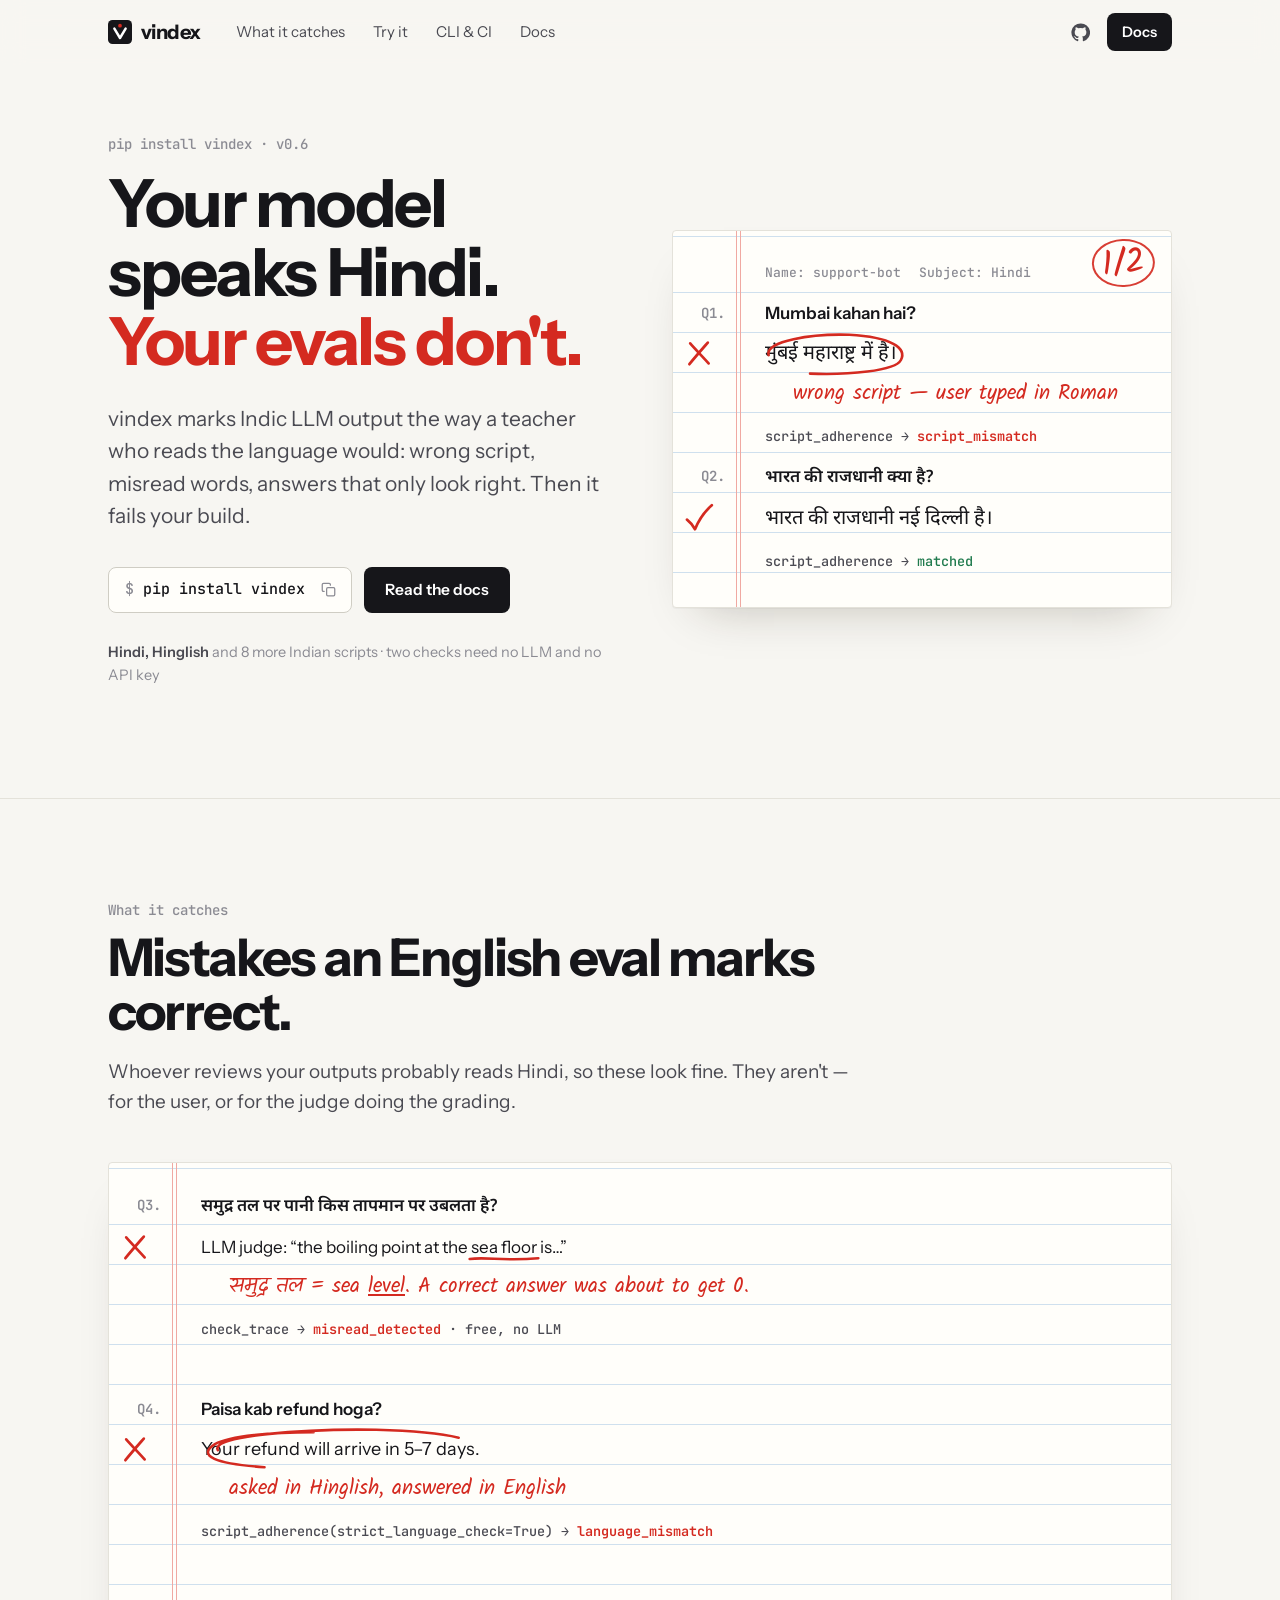
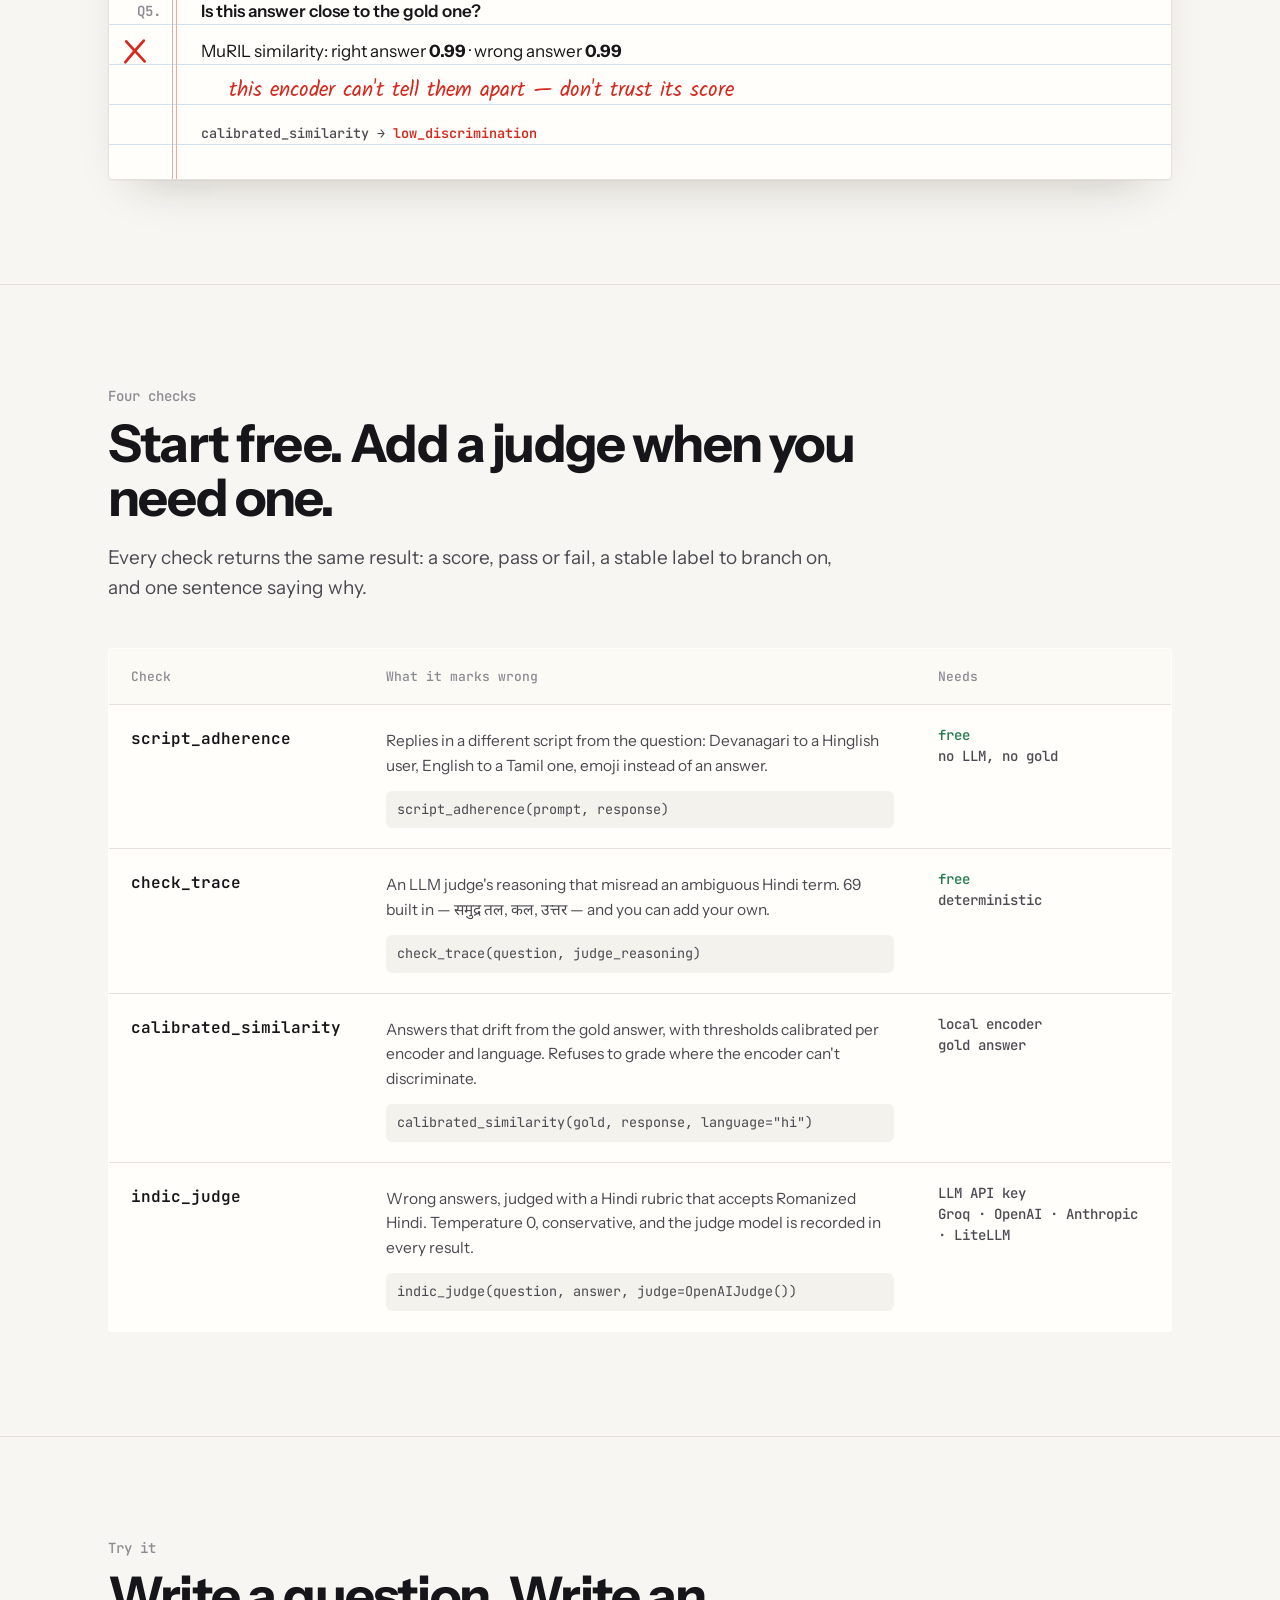
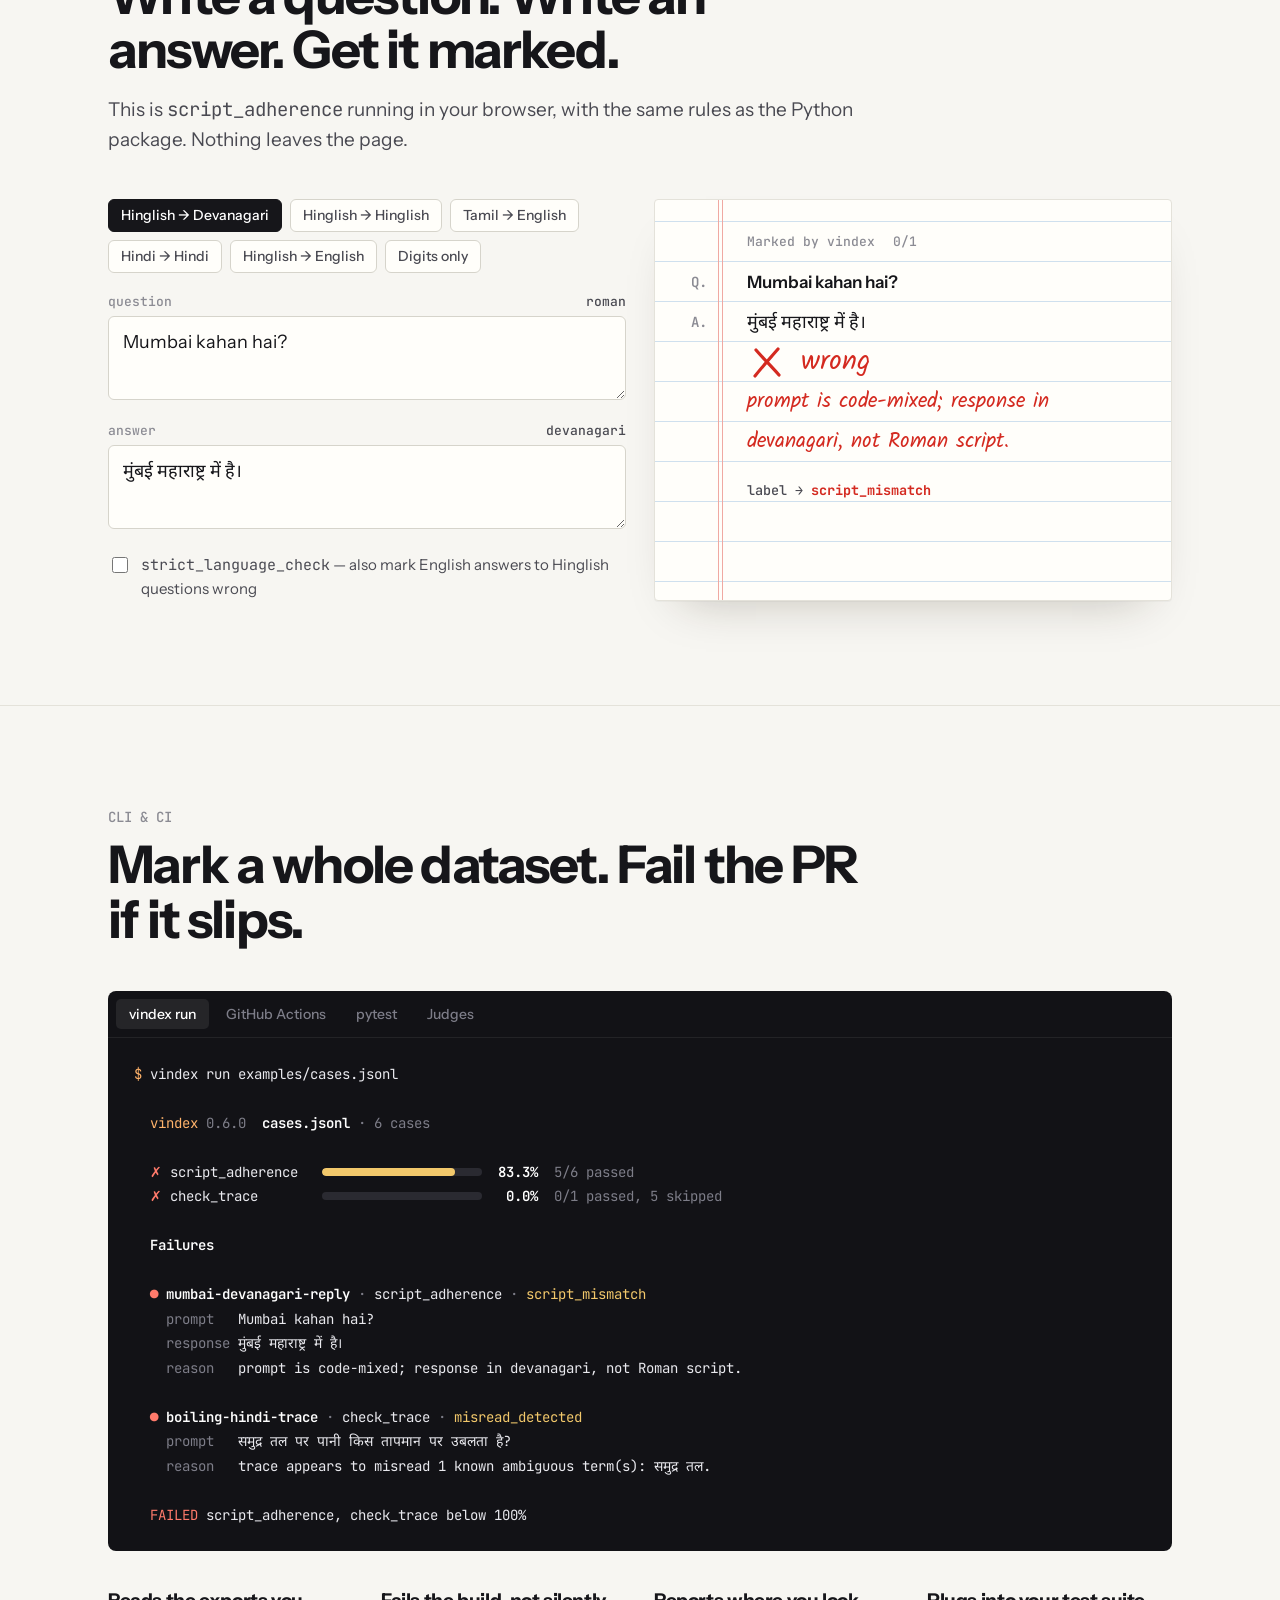
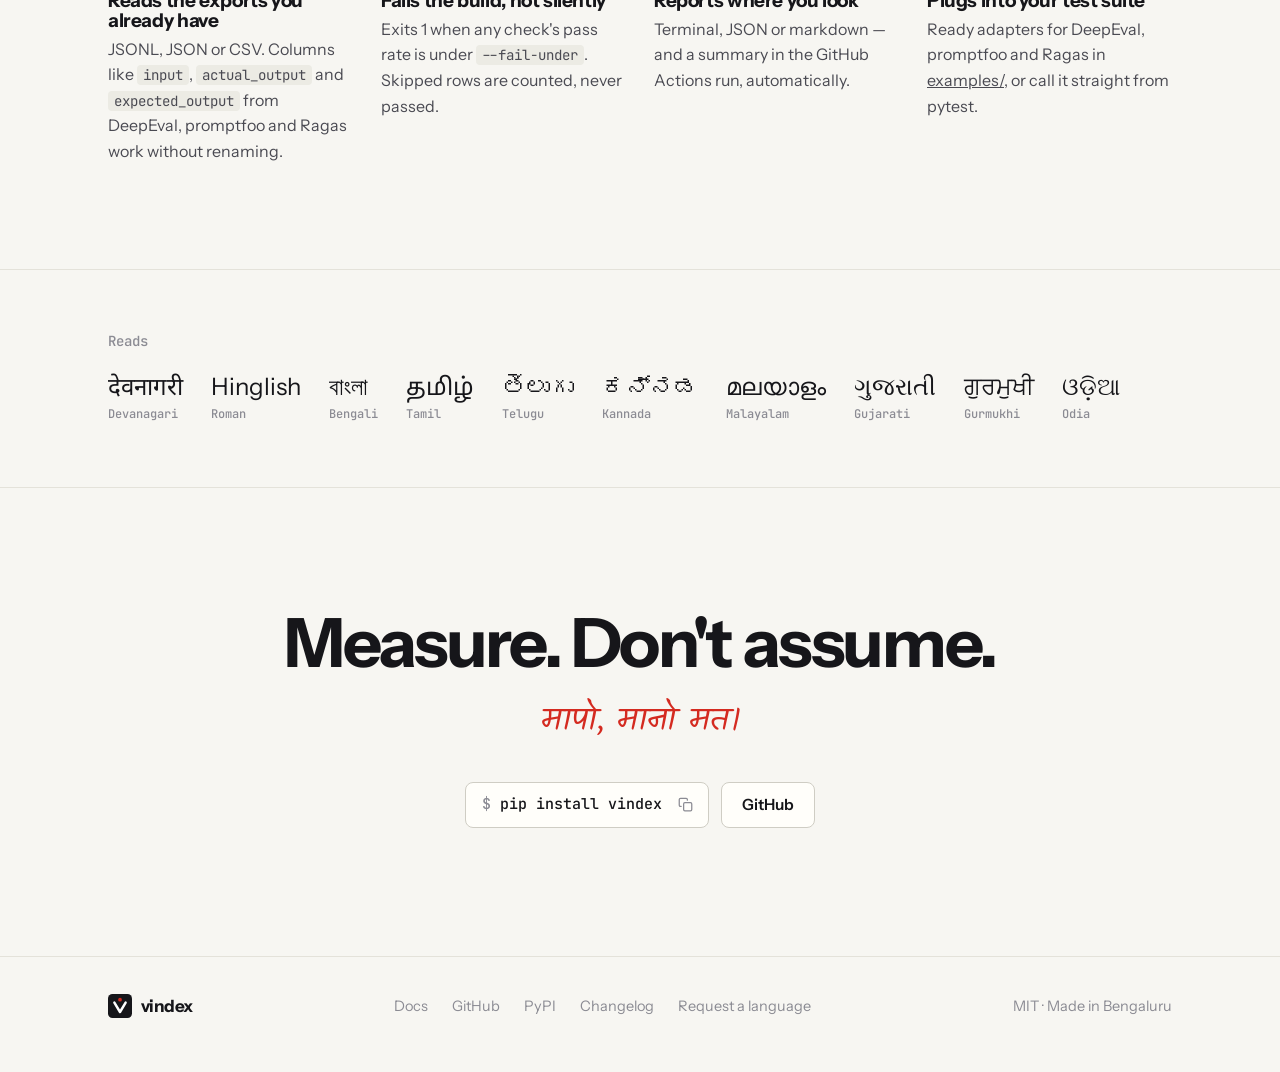
<file: site/index.html>
<!doctype html>
<html lang="en">
<head>
<meta charset="utf-8">
<meta name="viewport" content="width=device-width, initial-scale=1">
<title>vindex — Evals that can read Hindi</title>
<meta name="description" content="vindex marks Indic and Hinglish LLM output the way a teacher who reads the language would: wrong script, misread words, answers that only look right.">
<meta property="og:title" content="vindex — Evals that can read Hindi">
<meta property="og:description" content="Script adherence, mistranslation checks, calibrated similarity and an Indic LLM judge. pip install vindex.">
<meta property="og:type" content="website">
<meta name="theme-color" content="#f7f6f2">
<link rel="icon" href="favicon.svg?v=8d80506e" type="image/svg+xml">
<link rel="preconnect" href="https://fonts.googleapis.com">
<link rel="preconnect" href="https://fonts.gstatic.com" crossorigin>
<link href="https://fonts.googleapis.com/css2?family=Instrument+Sans:wght@400;500;600;700&family=JetBrains+Mono:wght@400;500;600&family=Kalam:wght@400;700&family=Noto+Sans+Devanagari:wght@400;500;600&family=Noto+Sans+Tamil:wght@400;600&family=Noto+Sans+Bengali&family=Noto+Sans+Telugu&family=Noto+Sans+Kannada&family=Noto+Sans+Malayalam&family=Noto+Sans+Gujarati&family=Noto+Sans+Gurmukhi&family=Noto+Sans+Oriya&display=swap" rel="stylesheet">
<link rel="stylesheet" href="assets/style.css?v=8d80506e">
</head>
<body>

<svg width="0" height="0" style="position:absolute" aria-hidden="true">
  <defs>
    <symbol id="m-cross" viewBox="0 0 40 40"><path pathLength="1" d="M9 8 C 15 15, 24 24, 32 33"/><path pathLength="1" d="M31 7 C 24 15, 16 24, 8 34"/></symbol>
    <symbol id="m-tick" viewBox="0 0 40 40"><path pathLength="1" d="M5 22 C 9 25, 12 29, 15 34 C 20 22, 27 12, 36 4"/></symbol>
    <symbol id="m-circle" viewBox="0 0 100 40" preserveAspectRatio="none"><path pathLength="1" vector-effect="non-scaling-stroke" d="M9 21 C 6 9, 38 3, 62 4 C 90 6, 100 15, 96 25 C 92 35, 56 38, 31 36 C 10 34, 1 27, 8 16 C 13 9, 27 6, 41 6"/></symbol>
    <symbol id="m-under" viewBox="0 0 100 10" preserveAspectRatio="none"><path pathLength="1" vector-effect="non-scaling-stroke" d="M1 5 C 25 2, 50 8, 99 4"/></symbol>
  </defs>
</svg>

<header class="nav">
  <div class="wrap">
    <a class="brand" href="./"><img class="brand-mark" src="assets/logo.svg?v=8d80506e" alt="">vindex</a>
    <nav class="nav-links" aria-label="Primary">
      <a href="#mistakes">What it catches</a>
      <a href="#try">Try it</a>
      <a href="#ci">CLI &amp; CI</a>
      <a href="docs.html">Docs</a>
    </nav>
    <div class="nav-right">
      <a class="icon-btn" href="https://github.com/dripston/vindex" aria-label="GitHub">
        <svg viewBox="0 0 24 24" fill="currentColor"><path d="M12 .5a11.5 11.5 0 0 0-3.64 22.41c.58.1.79-.25.79-.56v-2c-3.2.7-3.88-1.37-3.88-1.37-.52-1.33-1.28-1.69-1.28-1.69-1.05-.72.08-.7.08-.7 1.16.08 1.77 1.19 1.77 1.19 1.03 1.77 2.7 1.26 3.36.96.1-.75.4-1.26.73-1.55-2.55-.29-5.24-1.28-5.24-5.68 0-1.26.45-2.28 1.19-3.09-.12-.29-.52-1.46.11-3.05 0 0 .97-.31 3.17 1.18a11 11 0 0 1 5.77 0c2.2-1.49 3.17-1.18 3.17-1.18.63 1.59.23 2.76.11 3.05.74.81 1.19 1.83 1.19 3.09 0 4.41-2.69 5.38-5.25 5.67.41.36.78 1.06.78 2.14v3.17c0 .31.21.67.8.56A11.5 11.5 0 0 0 12 .5z"/></svg>
      </a>
      <a class="btn btn-primary btn-sm nav-cta" href="docs.html#quickstart">Docs</a>
    </div>
  </div>
</header>

<main>
  <!-- HERO -->
  <section class="hero">
    <div class="wrap hero-grid">
      <div>
        <div class="kicker">pip install vindex · v0.6</div>
        <h1 style="margin-top:18px">Your model speaks Hindi.<br><span class="pen">Your evals don't.</span></h1>
        <p class="lede">vindex marks Indic LLM output the way a teacher who reads the language would: wrong script, misread words, answers that only look right. Then it fails your build.</p>
        <div class="actions">
          <span class="install"><span><span class="dollar">$ </span>pip install vindex</span><button class="copy" type="button" data-copy="pip install vindex"></button></span>
          <a class="btn btn-primary" href="docs.html#quickstart">Read the docs</a>
        </div>
        <p class="hero-foot"><b>Hindi, Hinglish</b> and 8 more Indian scripts · two checks need no LLM and no API key</p>
      </div>

      <div class="sheet reveal" aria-label="An answer sheet marked by vindex">
        <div class="score">1/2</div>
        <div class="sheet-head"><span>Name: support-bot</span><span>Subject: Hindi</span></div>
        <div class="q">
          <span class="q-no">Q1.</span><span class="q-text">Mumbai kahan hai?</span>
        </div>
        <div class="q">
          <svg class="margin-mark draw" aria-hidden="true"><use href="#m-cross"/></svg>
          <span class="a-text" lang="hi">मुंबई महाराष्ट्र में है।<svg class="mark circle-mark draw" aria-hidden="true"><use href="#m-circle"/></svg></span>
        </div>
        <div class="note indent">wrong script — user typed in Roman</div>
        <div class="machine">script_adherence → <b>script_mismatch</b></div>
        <div class="q" style="margin-top:0">
          <span class="q-no">Q2.</span><span class="q-text dev" lang="hi">भारत की राजधानी क्या है?</span>
        </div>
        <div class="q">
          <svg class="margin-mark draw" aria-hidden="true"><use href="#m-tick"/></svg>
          <span class="a-text" lang="hi">भारत की राजधानी नई दिल्ली है।</span>
        </div>
        <div class="machine">script_adherence → <span class="ok">matched</span></div>
      </div>
    </div>
  </section>

  <!-- MISTAKES -->
  <section id="mistakes" class="rule-top">
    <div class="wrap">
      <div class="head reveal">
        <div class="kicker">What it catches</div>
        <h2>Mistakes an English eval marks correct.</h2>
        <p>Whoever reviews your outputs probably reads Hindi, so these look fine. They aren't — for the user, or for the judge doing the grading.</p>
      </div>
      <div class="sheet mistakes reveal">
        <div class="mistake">
          <div class="q"><span class="q-no">Q3.</span><span class="q-text dev" lang="hi">समुद्र तल पर पानी किस तापमान पर उबलता है?</span></div>
          <div class="q">
            <svg class="margin-mark draw" aria-hidden="true"><use href="#m-cross"/></svg>
            <span>LLM judge: “the boiling point at the <span style="position:relative;display:inline-block">sea floor<svg class="mark draw" style="left:-2px;right:-2px;bottom:4px;width:calc(100% + 4px);height:8px" aria-hidden="true"><use href="#m-under"/></svg></span> is…”</span>
          </div>
          <div class="note indent"><span lang="hi">समुद्र तल</span> = sea <u>level</u>. A correct answer was about to get 0.</div>
          <div class="machine">check_trace → <b>misread_detected</b> · free, no LLM</div>
        </div>
        <div class="mistake">
          <div class="q"><span class="q-no">Q4.</span><span class="q-text">Paisa kab refund hoga?</span></div>
          <div class="q">
            <svg class="margin-mark draw" aria-hidden="true"><use href="#m-cross"/></svg>
            <span class="a-text" style="font-family:var(--sans);font-size:18px">Your refund will arrive in 5–7 days.<svg class="mark circle-mark draw" aria-hidden="true"><use href="#m-circle"/></svg></span>
          </div>
          <div class="note indent">asked in Hinglish, answered in English</div>
          <div class="machine">script_adherence(strict_language_check=True) → <b>language_mismatch</b></div>
        </div>
        <div class="mistake">
          <div class="q"><span class="q-no">Q5.</span><span class="q-text">Is this answer close to the gold one?</span></div>
          <div class="q">
            <svg class="margin-mark draw" aria-hidden="true"><use href="#m-cross"/></svg>
            <span>MuRIL similarity: right answer <b>0.99</b> · wrong answer <b>0.99</b></span>
          </div>
          <div class="note indent">this encoder can't tell them apart — don't trust its score</div>
          <div class="machine">calibrated_similarity → <b>low_discrimination</b></div>
        </div>
      </div>
    </div>
  </section>

  <!-- CHECKS -->
  <section id="checks" class="rule-top">
    <div class="wrap">
      <div class="head reveal">
        <div class="kicker">Four checks</div>
        <h2>Start free. Add a judge when you need one.</h2>
        <p>Every check returns the same result: a score, pass or fail, a stable label to branch on, and one sentence saying why.</p>
      </div>
      <table class="card-table reveal">
        <thead><tr><th>Check</th><th>What it marks wrong</th><th>Needs</th></tr></thead>
        <tbody>
          <tr>
            <td><code class="fn">script_adherence</code></td>
            <td><p>Replies in a different script from the question: Devanagari to a Hinglish user, English to a Tamil one, emoji instead of an answer.</p><code class="snippet">script_adherence(prompt, response)</code></td>
            <td class="cost"><span class="free">free</span><br>no LLM, no gold</td>
          </tr>
          <tr>
            <td><code class="fn">check_trace</code></td>
            <td><p>An LLM judge's reasoning that misread an ambiguous Hindi term. 69 built in — <span lang="hi">समुद्र तल</span>, <span lang="hi">कल</span>, <span lang="hi">उत्तर</span> — and you can add your own.</p><code class="snippet">check_trace(question, judge_reasoning)</code></td>
            <td class="cost"><span class="free">free</span><br>deterministic</td>
          </tr>
          <tr>
            <td><code class="fn">calibrated_similarity</code></td>
            <td><p>Answers that drift from the gold answer, with thresholds calibrated per encoder and language. Refuses to grade where the encoder can't discriminate.</p><code class="snippet">calibrated_similarity(gold, response, language="hi")</code></td>
            <td class="cost">local encoder<br>gold answer</td>
          </tr>
          <tr>
            <td><code class="fn">indic_judge</code></td>
            <td><p>Wrong answers, judged with a Hindi rubric that accepts Romanized Hindi. Temperature 0, conservative, and the judge model is recorded in every result.</p><code class="snippet">indic_judge(question, answer, judge=OpenAIJudge())</code></td>
            <td class="cost">LLM API key<br>Groq · OpenAI · Anthropic · LiteLLM</td>
          </tr>
        </tbody>
      </table>
    </div>
  </section>

  <!-- TRY -->
  <section id="try" class="rule-top">
    <div class="wrap">
      <div class="head reveal">
        <div class="kicker">Try it</div>
        <h2>Write a question. Write an answer. Get it marked.</h2>
        <p>This is <code>script_adherence</code> running in your browser, with the same rules as the Python package. Nothing leaves the page.</p>
      </div>
      <div class="play reveal" id="playground">
        <div>
          <div class="presets" role="group" aria-label="Examples">
            <button type="button" class="on" data-p="Mumbai kahan hai?" data-r="मुंबई महाराष्ट्र में है।">Hinglish → Devanagari</button>
            <button type="button" data-p="Mera order kab aayega?" data-r="Aapka order kal tak deliver ho jayega.">Hinglish → Hinglish</button>
            <button type="button" data-p="சென்னை எங்கே உள்ளது?" data-r="Chennai is in Tamil Nadu.">Tamil → English</button>
            <button type="button" data-p="भारत की राजधानी क्या है?" data-r="भारत की राजधानी नई दिल्ली है।">Hindi → Hindi</button>
            <button type="button" data-p="Paisa kab refund hoga?" data-r="Your refund will arrive in 5-7 days." data-strict="1">Hinglish → English</button>
            <button type="button" data-p="Kitne log rehte hai Delhi mein?" data-r="३२०००००० 🙂">Digits only</button>
          </div>
          <div class="field">
            <label for="pg-prompt">question <span id="pg-p-script"></span></label>
            <textarea id="pg-prompt" spellcheck="false">Mumbai kahan hai?</textarea>
          </div>
          <div class="field">
            <label for="pg-response">answer <span id="pg-r-script"></span></label>
            <textarea id="pg-response" spellcheck="false">मुंबई महाराष्ट्र में है।</textarea>
          </div>
          <label class="toggle"><input type="checkbox" id="pg-strict"><span><code>strict_language_check</code> — also mark English answers to Hinglish questions wrong</span></label>
        </div>
        <div class="sheet" aria-live="polite">
          <div class="sheet-head"><span>Marked by vindex</span><span id="pg-score"></span></div>
          <div class="q"><span class="q-no">Q.</span><span class="q-text" id="pg-q"></span></div>
          <div class="q pg-row"><span class="q-no">A.</span><span class="a-text" id="pg-a"></span></div>
          <div class="pg-verdict" id="pg-verdict"><svg viewBox="0 0 40 40" aria-hidden="true"><use href="#m-cross"/></svg><span class="hand" id="pg-word">wrong</span></div>
          <div class="note" id="pg-reason"></div>
          <div class="pg-out-machine">label → <b class="pen" id="pg-label"></b></div>
        </div>
      </div>
    </div>
  </section>

  <!-- CLI / CI -->
  <section id="ci" class="rule-top">
    <div class="wrap">
      <div class="head reveal">
        <div class="kicker">CLI &amp; CI</div>
        <h2>Mark a whole dataset. Fail the PR if it slips.</h2>
      </div>
      <div class="cli-grid">
        <div class="code reveal" data-tabs>
          <div class="code-bar" role="tablist" aria-label="Examples">
            <button role="tab" aria-selected="true" aria-controls="tab-run" id="t-run">vindex run</button>
            <button role="tab" aria-selected="false" aria-controls="tab-gha" id="t-gha" tabindex="-1">GitHub Actions</button>
            <button role="tab" aria-selected="false" aria-controls="tab-py" id="t-py" tabindex="-1">pytest</button>
            <button role="tab" aria-selected="false" aria-controls="tab-judge" id="t-judge" tabindex="-1">Judges</button>
          </div>
<div class="tabpanel" role="tabpanel" id="tab-run" aria-labelledby="t-run"><pre><span class="p">$</span> vindex run examples/cases.jsonl

  <span class="p">vindex</span> <span class="d">0.6.0</span>  <span class="b">cases.jsonl</span> <span class="d">· 6 cases</span>

  <span class="r">✗</span> script_adherence   <span class="tbar"><i style="width:83.3%"></i></span>  <span class="b">83.3%</span>  <span class="d">5/6 passed</span>
  <span class="r">✗</span> check_trace        <span class="tbar"><i style="width:0"></i></span>   <span class="b">0.0%</span>  <span class="d">0/1 passed, 5 skipped</span>

  <span class="b">Failures</span>

  <span class="r">●</span> <span class="b">mumbai-devanagari-reply</span> <span class="d">·</span> script_adherence <span class="d">·</span> <span class="y">script_mismatch</span>
    <span class="d">prompt  </span> Mumbai kahan hai?
    <span class="d">response</span> मुंबई महाराष्ट्र में है।
    <span class="d">reason  </span> prompt is code-mixed; response in devanagari, not Roman script.

  <span class="r">●</span> <span class="b">boiling-hindi-trace</span> <span class="d">·</span> check_trace <span class="d">·</span> <span class="y">misread_detected</span>
    <span class="d">prompt  </span> समुद्र तल पर पानी किस तापमान पर उबलता है?
    <span class="d">reason  </span> trace appears to misread 1 known ambiguous term(s): समुद्र तल.

  <span class="r">FAILED</span> script_adherence, check_trace below 100%</pre></div>
<div class="tabpanel" role="tabpanel" id="tab-gha" aria-labelledby="t-gha" hidden><pre data-copyable><span class="c"># .github/workflows/evals.yml</span>
<span class="k">on</span>: [pull_request]
<span class="k">jobs</span>:
  <span class="k">indic-evals</span>:
    <span class="k">runs-on</span>: ubuntu-latest
    <span class="k">steps</span>:
      - <span class="k">uses</span>: actions/checkout@v4
      - <span class="k">uses</span>: actions/setup-python@v5
        <span class="k">with</span>: { <span class="k">python-version</span>: <span class="s">"3.12"</span> }
      - <span class="k">run</span>: pip install vindex
      - <span class="k">run</span>: vindex run evals/cases.jsonl --fail-under 0.95</pre></div>
<div class="tabpanel" role="tabpanel" id="tab-py" aria-labelledby="t-py" hidden><pre data-copyable><span class="k">import</span> pytest
<span class="k">from</span> vindex <span class="k">import</span> script_adherence

<span class="f">@pytest.mark.parametrize</span>(<span class="s">"prompt"</span>, [
    <span class="s">"Mera refund kab aayega?"</span>,
    <span class="s">"मेरा रिफंड कब आएगा?"</span>,
    <span class="s">"என் பணம் எப்போது திரும்ப வரும்?"</span>,
])
<span class="k">def</span> <span class="f">test_replies_in_users_script</span>(bot, prompt):
    result = script_adherence(prompt, bot(prompt))
    <span class="k">assert</span> result.passed, result.reason</pre></div>
<div class="tabpanel" role="tabpanel" id="tab-judge" aria-labelledby="t-judge" hidden><pre data-copyable><span class="k">from</span> vindex <span class="k">import</span> indic_judge
<span class="k">from</span> vindex.judge_model <span class="k">import</span> OpenAIJudge, AnthropicJudge, LiteLLMJudge

indic_judge(q, a)                                        <span class="c"># Groq, openai/gpt-oss-120b</span>
indic_judge(q, a, judge=OpenAIJudge(<span class="s">"gpt-4o"</span>))
indic_judge(q, a, judge=AnthropicJudge())
indic_judge(q, a, judge=LiteLLMJudge(<span class="s">"gemini/gemini-1.5-pro"</span>))

<span class="c"># or from the CLI</span>
<span class="p">$</span> vindex run cases.jsonl -m judge --judge anthropic</pre></div>
        </div>
        <div class="cli-notes reveal">
          <div>
            <h3>Reads the exports you already have</h3>
            <p>JSONL, JSON or CSV. Columns like <code>input</code>, <code>actual_output</code> and <code>expected_output</code> from DeepEval, promptfoo and Ragas work without renaming.</p>
          </div>
          <div>
            <h3>Fails the build, not silently</h3>
            <p>Exits 1 when any check's pass rate is under <code>--fail-under</code>. Skipped rows are counted, never passed.</p>
          </div>
          <div>
            <h3>Reports where you look</h3>
            <p>Terminal, JSON or markdown — and a summary in the GitHub Actions run, automatically.</p>
          </div>
          <div>
            <h3>Plugs into your test suite</h3>
            <p>Ready adapters for DeepEval, promptfoo and Ragas in <a href="https://github.com/dripston/vindex/tree/master/examples/integrations">examples/</a>, or call it straight from pytest.</p>
          </div>
        </div>
      </div>
    </div>
  </section>

  <!-- SCRIPTS -->
  <section class="rule-top" style="padding:64px 0">
    <div class="wrap">
      <div class="kicker" style="margin-bottom:20px">Reads</div>
      <div class="scripts">
        <span lang="hi">देवनागरी<small>Devanagari</small></span>
        <span>Hinglish<small>Roman</small></span>
        <span lang="bn">বাংলা<small>Bengali</small></span>
        <span lang="ta">தமிழ்<small>Tamil</small></span>
        <span lang="te">తెలుగు<small>Telugu</small></span>
        <span lang="kn">ಕನ್ನಡ<small>Kannada</small></span>
        <span lang="ml">മലയാളം<small>Malayalam</small></span>
        <span lang="gu">ગુજરાતી<small>Gujarati</small></span>
        <span lang="pa">ਗੁਰਮੁਖੀ<small>Gurmukhi</small></span>
        <span lang="or">ଓଡ଼ିଆ<small>Odia</small></span>
      </div>
    </div>
  </section>

  <!-- CLOSING -->
  <section class="closing rule-top">
    <div class="wrap">
      <h2>Measure. Don't assume.</h2>
      <span class="hand" lang="hi">मापो, मानो मत।</span>
      <div class="actions">
        <span class="install"><span><span class="dollar">$ </span>pip install vindex</span><button class="copy" type="button" data-copy="pip install vindex"></button></span>
        <a class="btn btn-line" href="https://github.com/dripston/vindex">GitHub</a>
      </div>
    </div>
  </section>
</main>

<footer>
  <div class="wrap">
    <a class="brand" href="./"><img class="brand-mark" src="assets/logo.svg?v=8d80506e" alt="">vindex</a>
    <nav aria-label="Footer">
      <a href="docs.html">Docs</a>
      <a href="https://github.com/dripston/vindex">GitHub</a>
      <a href="https://pypi.org/project/vindex/">PyPI</a>
      <a href="https://github.com/dripston/vindex/blob/master/CHANGELOG.md">Changelog</a>
      <a href="https://github.com/dripston/vindex/issues">Request a language</a>
    </nav>
    <span>MIT · Made in Bengaluru</span>
  </div>
</footer>

<script src="assets/site.js?v=8d80506e"></script>
</body>
</html>
</file>
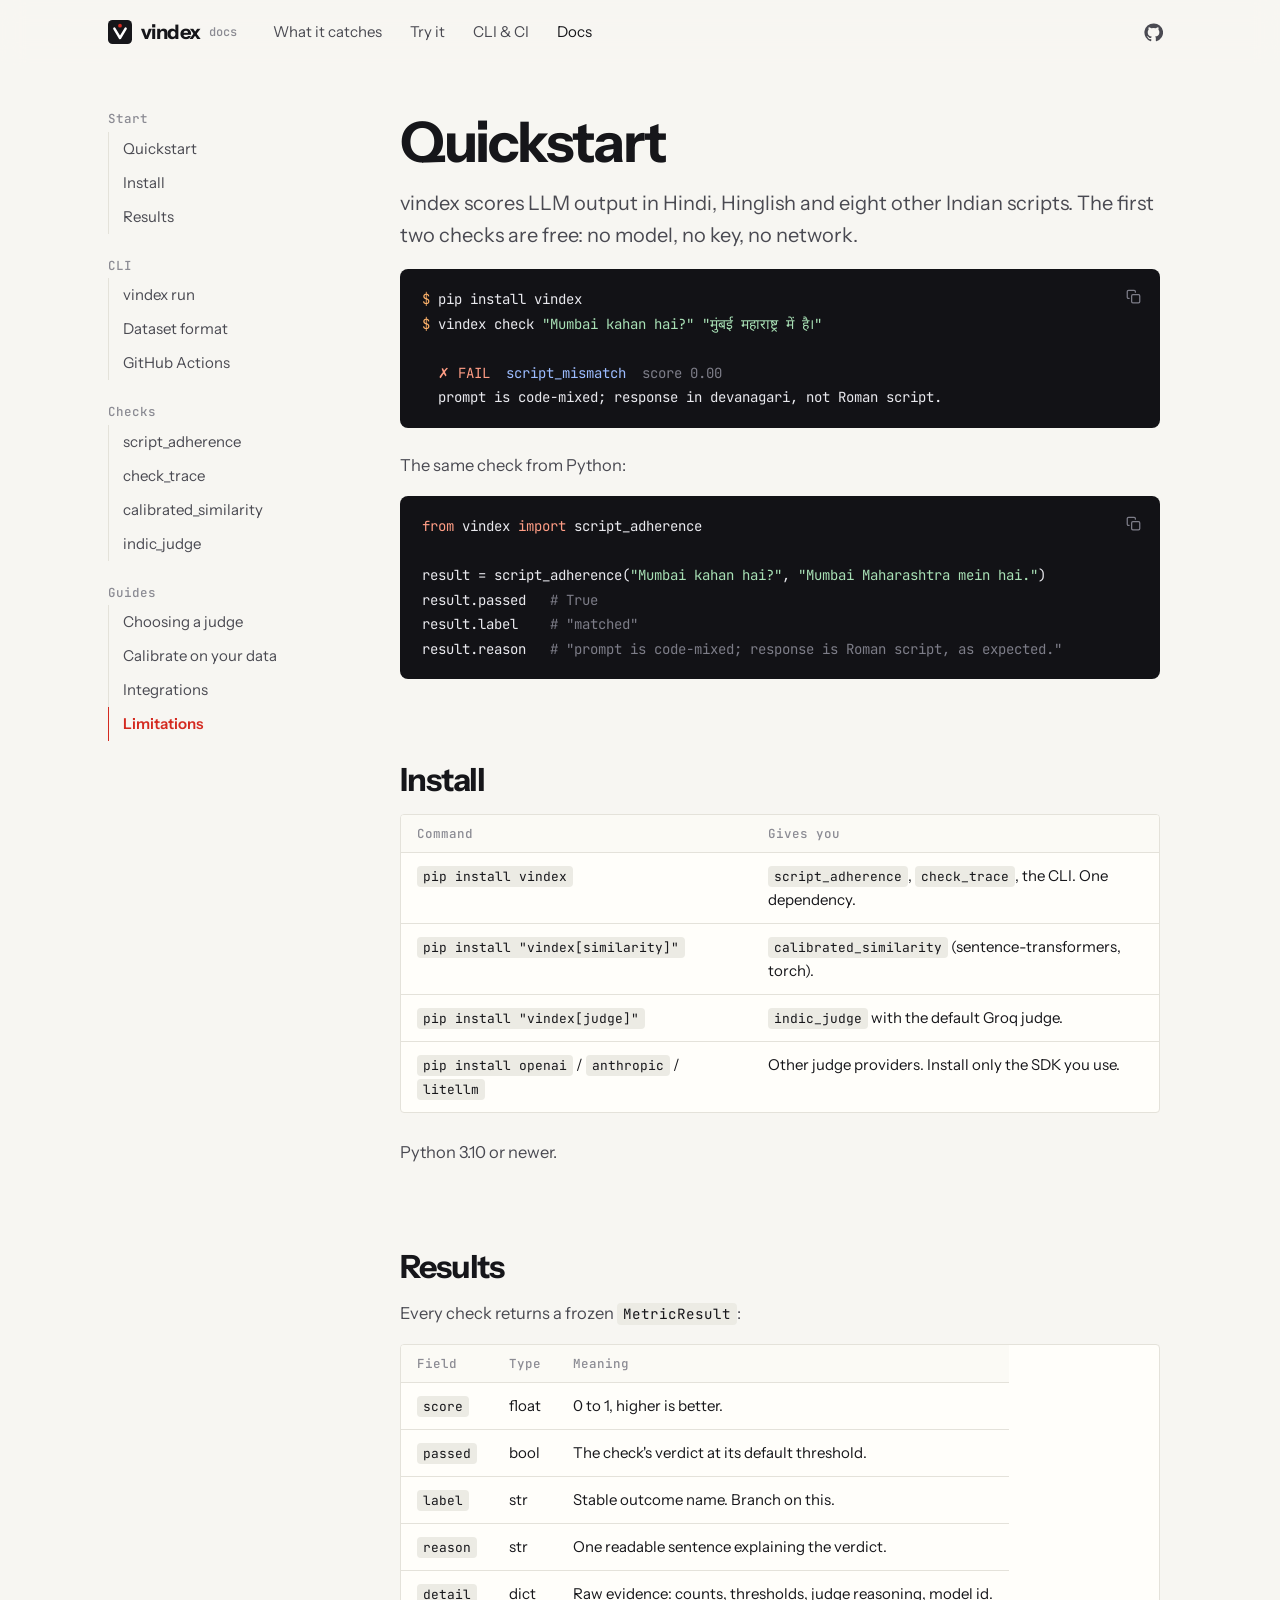
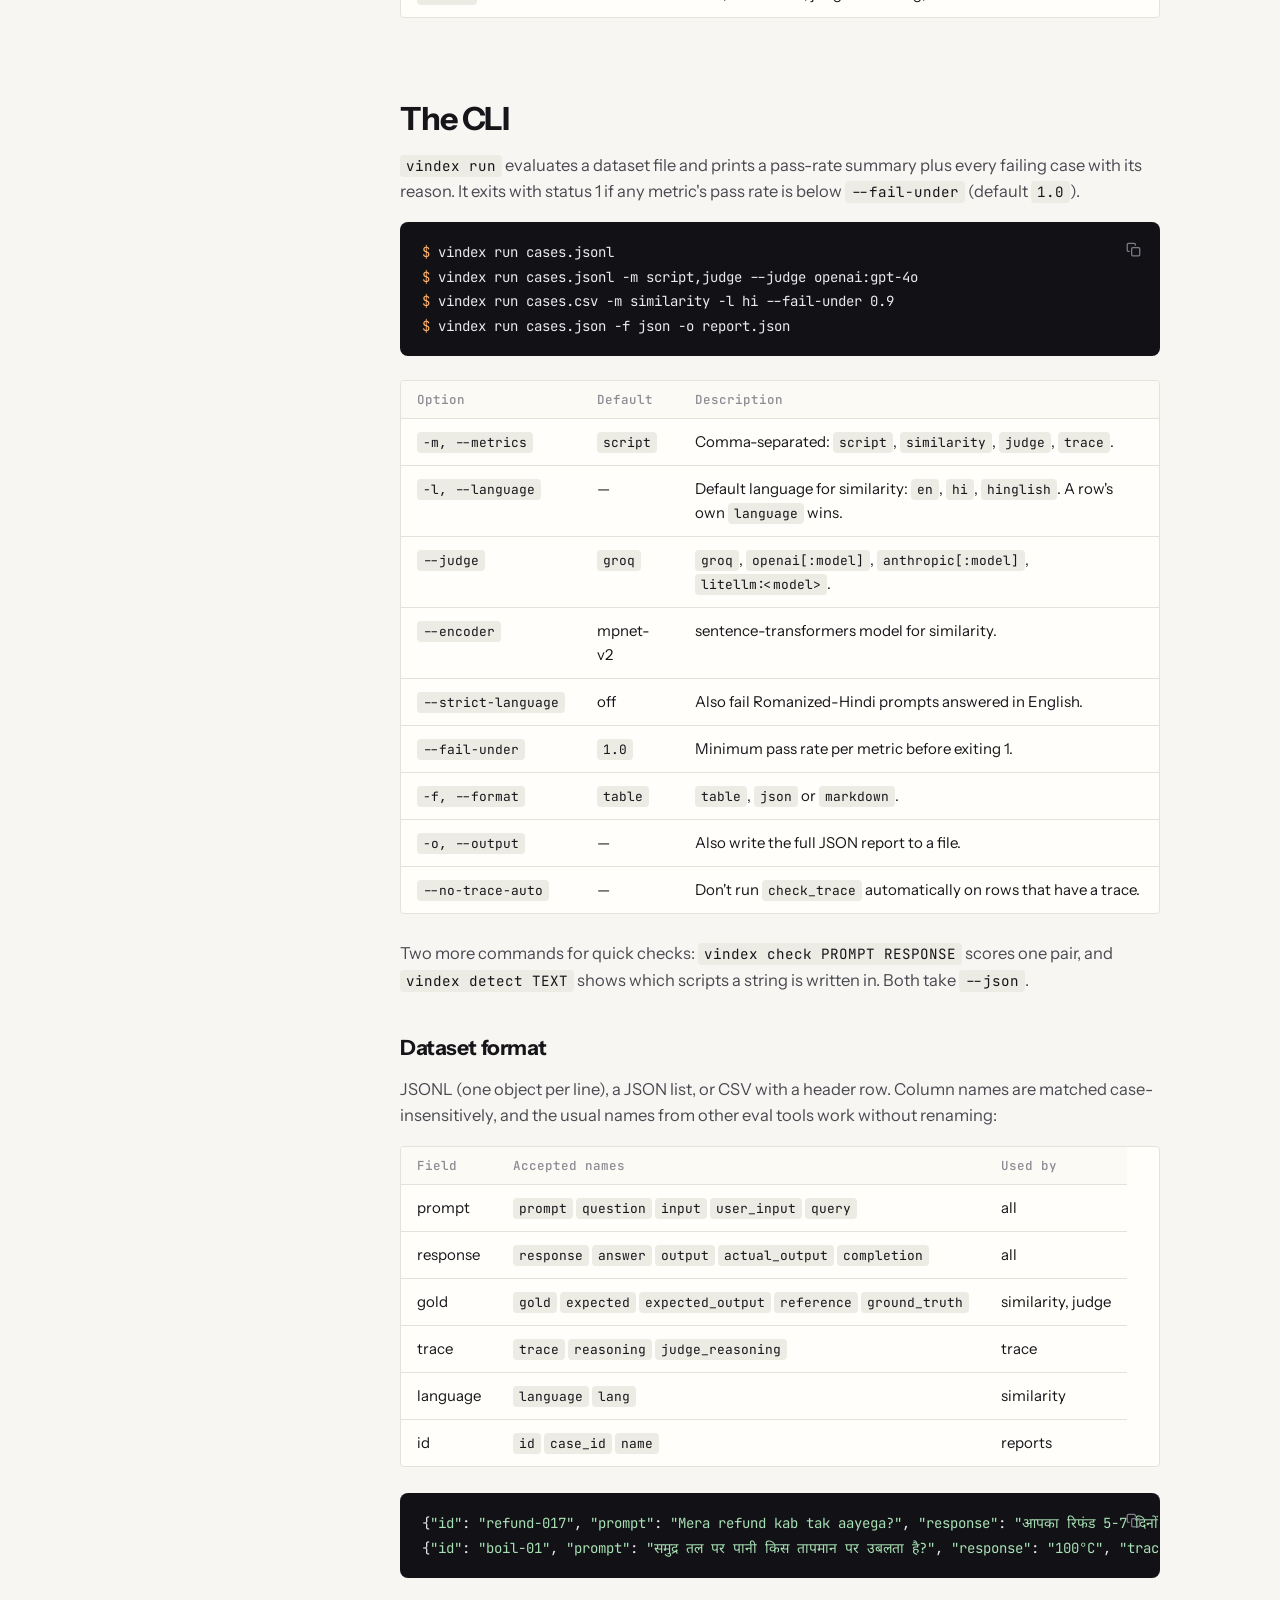
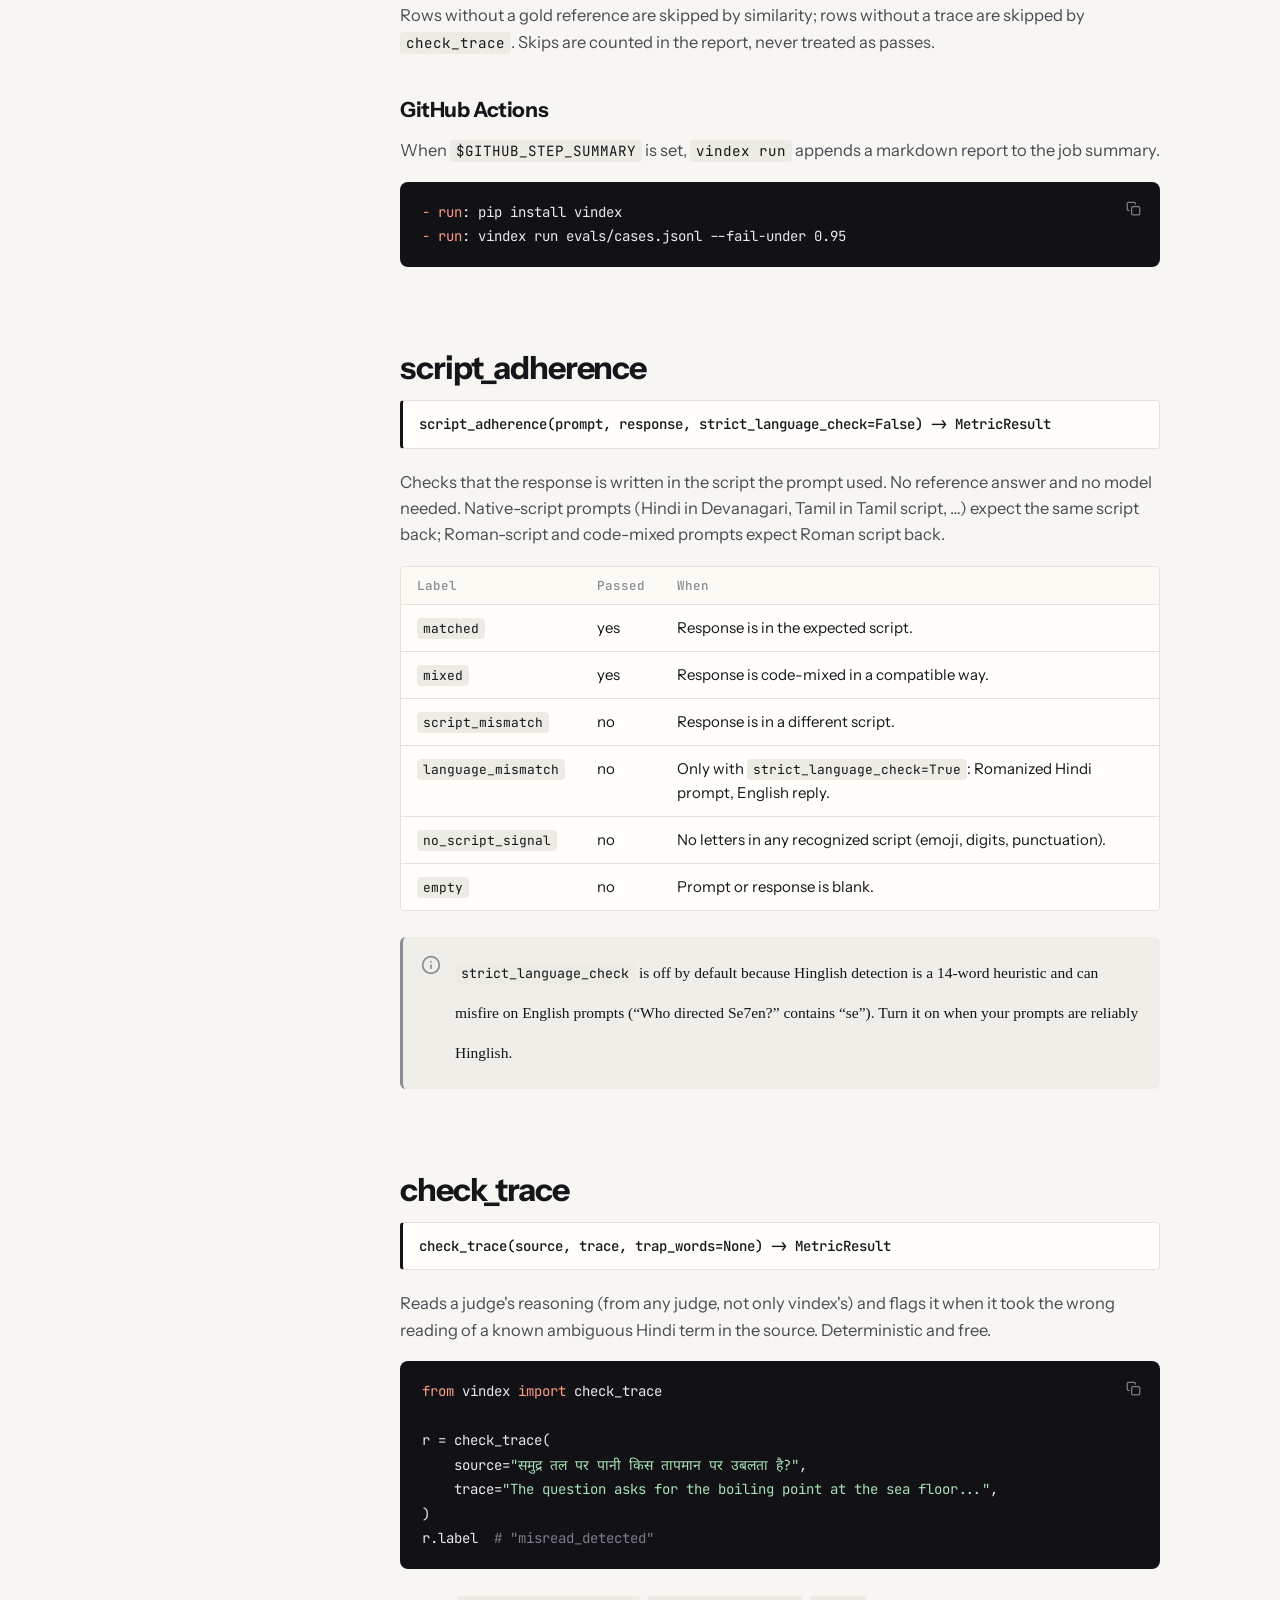
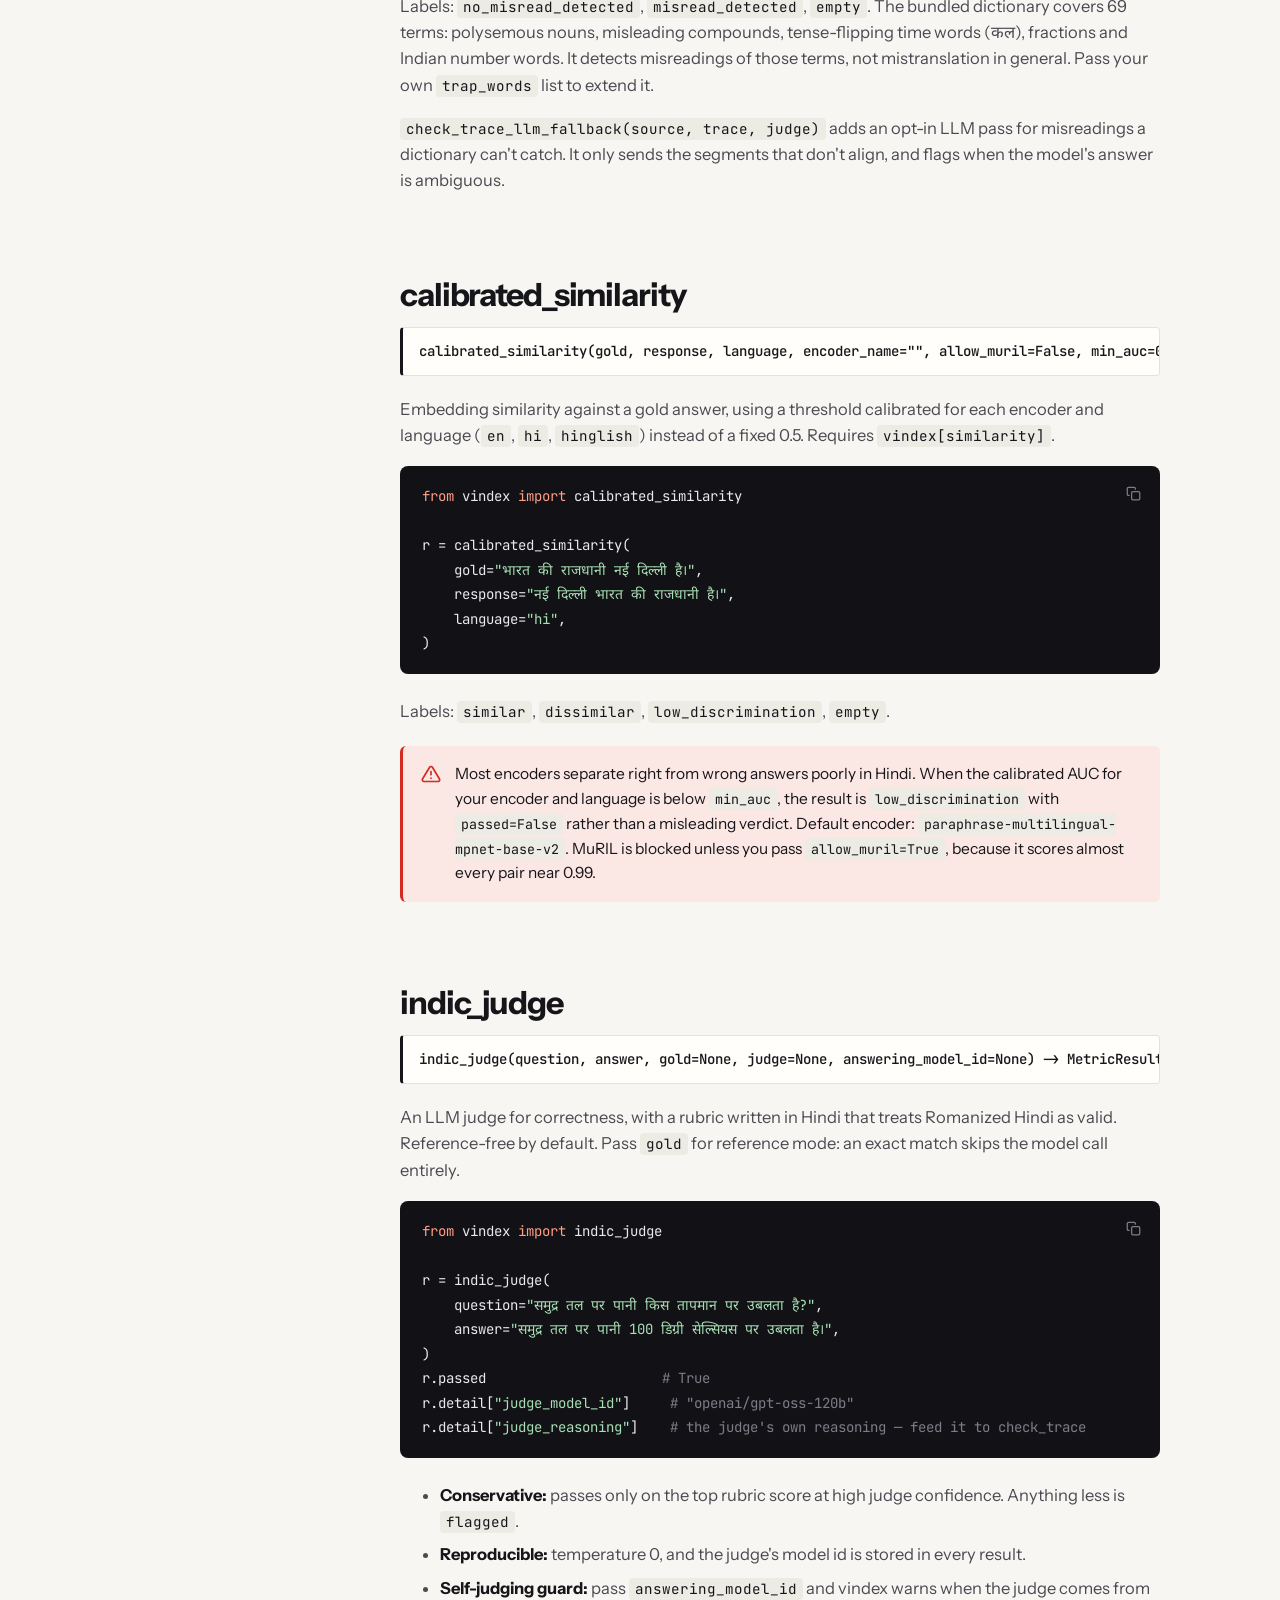
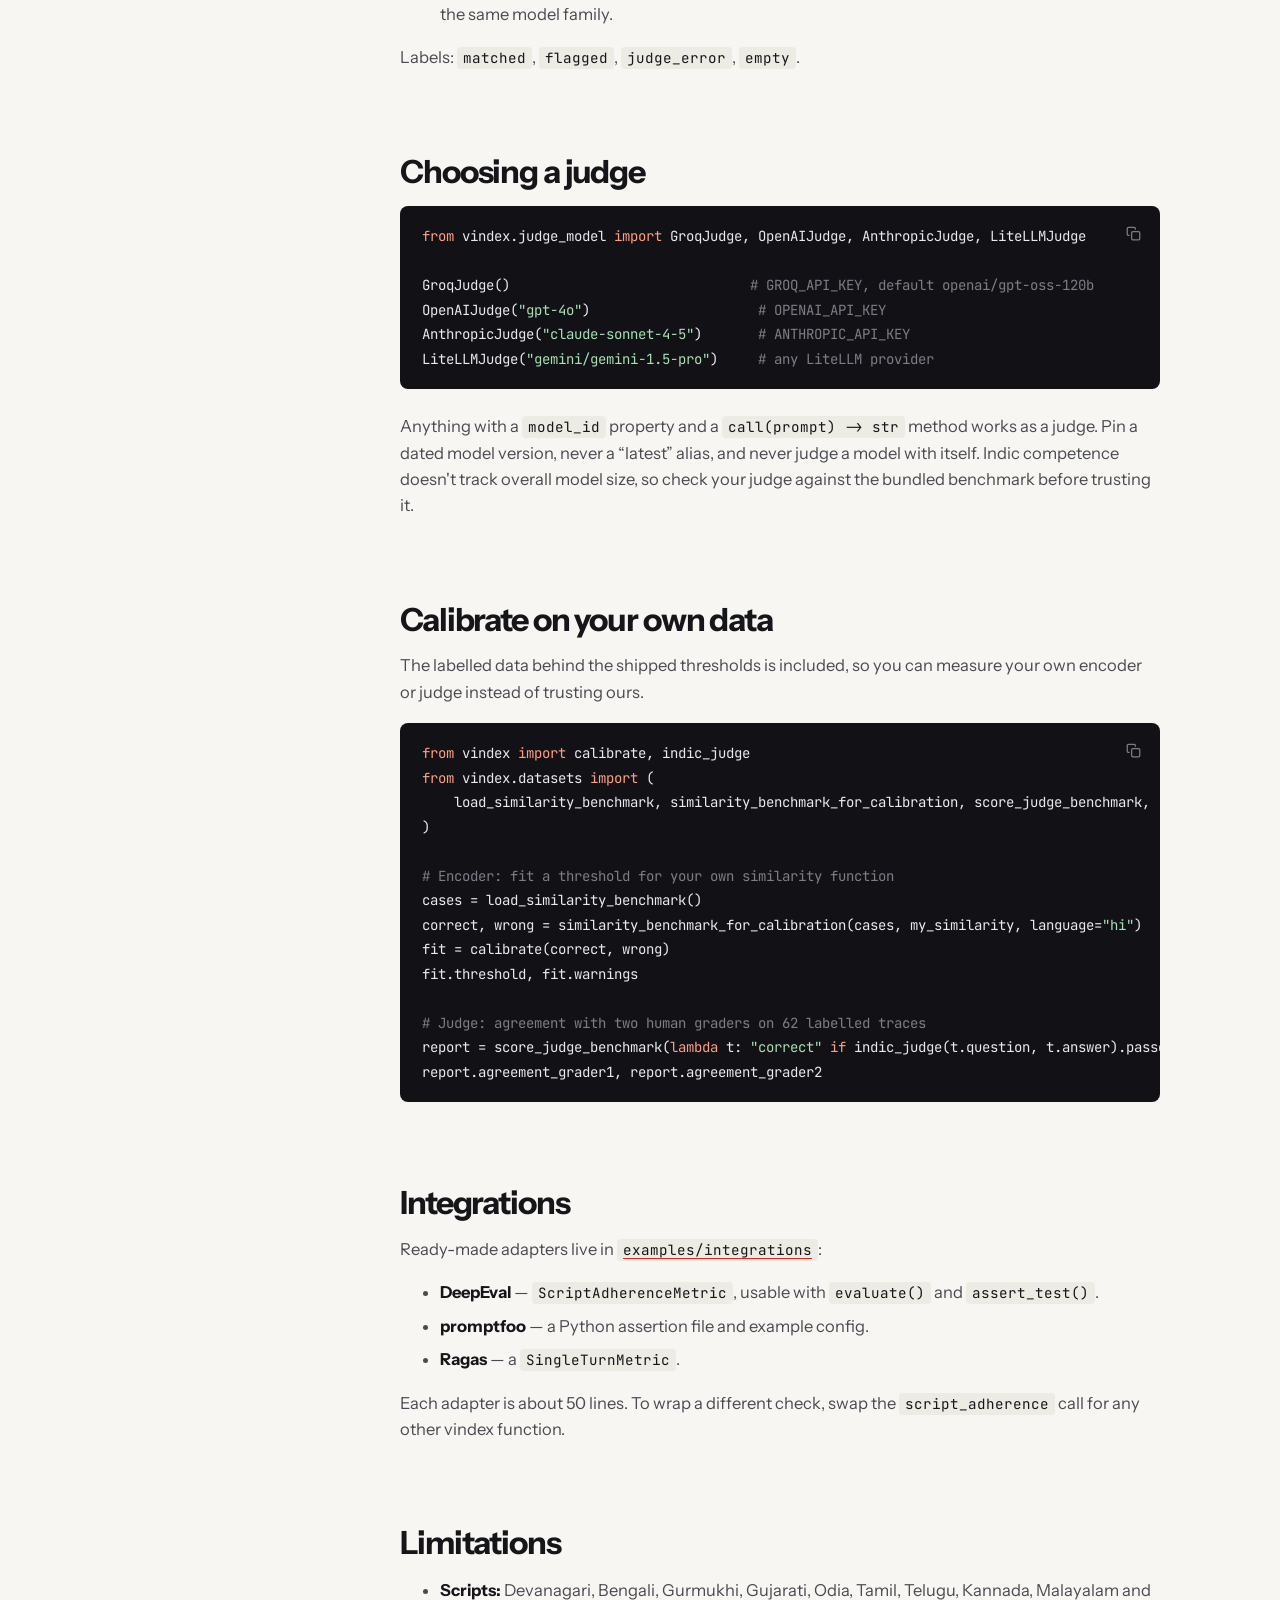
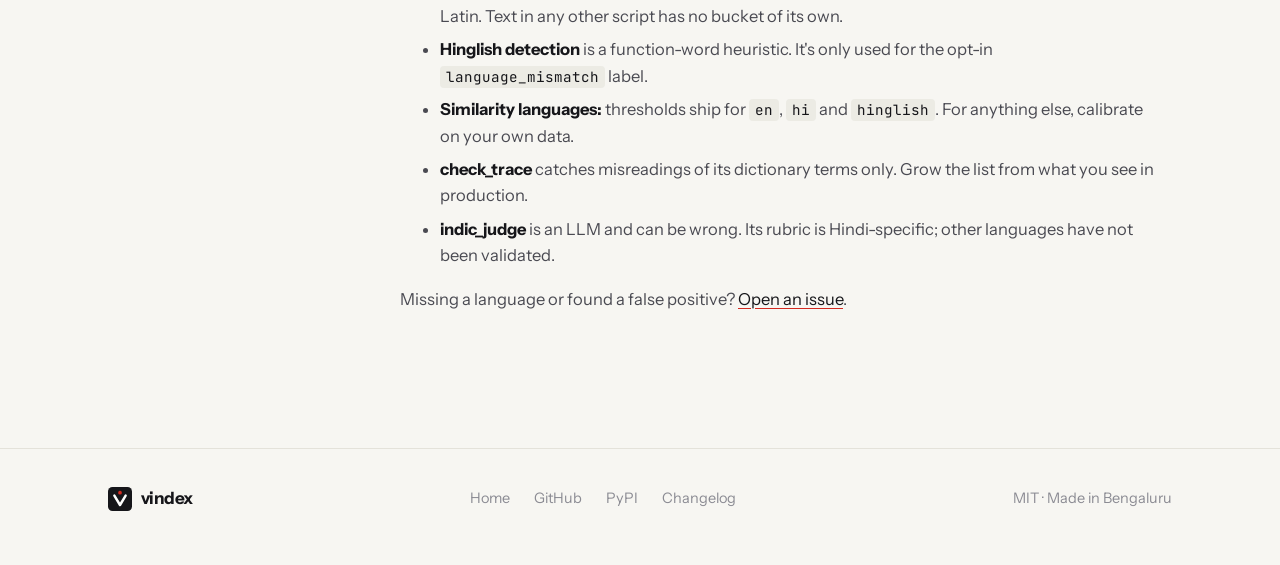
<file: site/docs.html>
<!doctype html>
<html lang="en">
<head>
<meta charset="utf-8">
<meta name="viewport" content="width=device-width, initial-scale=1">
<title>vindex docs</title>
<meta name="description" content="Install vindex, run the CLI, and use script_adherence, check_trace, calibrated_similarity and indic_judge.">
<meta name="theme-color" content="#f7f6f2">
<link rel="icon" href="favicon.svg?v=8d80506e" type="image/svg+xml">
<link rel="preconnect" href="https://fonts.googleapis.com">
<link rel="preconnect" href="https://fonts.gstatic.com" crossorigin>
<link href="https://fonts.googleapis.com/css2?family=Instrument+Sans:wght@400;500;600;700&family=JetBrains+Mono:wght@400;500;600&family=Noto+Sans+Devanagari:wght@400;500;600&display=swap" rel="stylesheet">
<link rel="stylesheet" href="assets/style.css?v=8d80506e">
</head>
<body>

<header class="nav">
  <div class="wrap">
    <a class="brand" href="./"><img class="brand-mark" src="assets/logo.svg?v=8d80506e" alt="">vindex <small>docs</small></a>
    <nav class="nav-links" aria-label="Primary">
      <a href="./#mistakes">What it catches</a>
      <a href="./#try">Try it</a>
      <a href="./#ci">CLI &amp; CI</a>
      <a href="docs.html" aria-current="page">Docs</a>
    </nav>
    <div class="nav-right">
      <a class="icon-btn" href="https://github.com/dripston/vindex" aria-label="GitHub">
        <svg viewBox="0 0 24 24" fill="currentColor"><path d="M12 .5a11.5 11.5 0 0 0-3.64 22.41c.58.1.79-.25.79-.56v-2c-3.2.7-3.88-1.37-3.88-1.37-.52-1.33-1.28-1.69-1.28-1.69-1.05-.72.08-.7.08-.7 1.16.08 1.77 1.19 1.77 1.19 1.03 1.77 2.7 1.26 3.36.96.1-.75.4-1.26.73-1.55-2.55-.29-5.24-1.28-5.24-5.68 0-1.26.45-2.28 1.19-3.09-.12-.29-.52-1.46.11-3.05 0 0 .97-.31 3.17 1.18a11 11 0 0 1 5.77 0c2.2-1.49 3.17-1.18 3.17-1.18.63 1.59.23 2.76.11 3.05.74.81 1.19 1.83 1.19 3.09 0 4.41-2.69 5.38-5.25 5.67.41.36.78 1.06.78 2.14v3.17c0 .31.21.67.8.56A11.5 11.5 0 0 0 12 .5z"/></svg>
      </a>
    </div>
  </div>
</header>

<div class="wrap docs">
  <aside class="sidebar" aria-label="Docs navigation">
    <h5>Start</h5>
    <a href="#quickstart">Quickstart</a>
    <a href="#install">Install</a>
    <a href="#results">Results</a>
    <h5>CLI</h5>
    <a href="#cli">vindex run</a>
    <a href="#datasets">Dataset format</a>
    <a href="#ci">GitHub Actions</a>
    <h5>Checks</h5>
    <a href="#script-adherence">script_adherence</a>
    <a href="#check-trace">check_trace</a>
    <a href="#similarity">calibrated_similarity</a>
    <a href="#judge">indic_judge</a>
    <h5>Guides</h5>
    <a href="#judges">Choosing a judge</a>
    <a href="#calibrate">Calibrate on your data</a>
    <a href="#integrations">Integrations</a>
    <a href="#limits">Limitations</a>
  </aside>

  <article class="prose">
    <h1 id="quickstart">Quickstart</h1>
    <p class="lead">vindex scores LLM output in Hindi, Hinglish and eight other Indian scripts. The first two checks are free: no model, no key, no network.</p>
<pre data-copyable><span class="p">$</span> pip install vindex
<span class="p">$</span> vindex check <span class="s">"Mumbai kahan hai?"</span> <span class="s">"मुंबई महाराष्ट्र में है।"</span>

  <span class="k">✗ FAIL</span>  <span class="f">script_mismatch</span>  <span class="c">score 0.00</span>
  prompt is code-mixed; response in devanagari, not Roman script.</pre>
    <p>The same check from Python:</p>
<pre data-copyable><span class="k">from</span> vindex <span class="k">import</span> script_adherence

result = script_adherence(<span class="s">"Mumbai kahan hai?"</span>, <span class="s">"Mumbai Maharashtra mein hai."</span>)
result.passed   <span class="c"># True</span>
result.label    <span class="c"># "matched"</span>
result.reason   <span class="c"># "prompt is code-mixed; response is Roman script, as expected."</span></pre>

    <h2 id="install">Install</h2>
    <table>
      <thead><tr><th>Command</th><th>Gives you</th></tr></thead>
      <tbody>
        <tr><td><code>pip install vindex</code></td><td><code>script_adherence</code>, <code>check_trace</code>, the CLI. One dependency.</td></tr>
        <tr><td><code>pip install "vindex[similarity]"</code></td><td><code>calibrated_similarity</code> (sentence-transformers, torch).</td></tr>
        <tr><td><code>pip install "vindex[judge]"</code></td><td><code>indic_judge</code> with the default Groq judge.</td></tr>
        <tr><td><code>pip install openai</code> / <code>anthropic</code> / <code>litellm</code></td><td>Other judge providers. Install only the SDK you use.</td></tr>
      </tbody>
    </table>
    <p>Python 3.10 or newer.</p>

    <h2 id="results">Results</h2>
    <p>Every check returns a frozen <code>MetricResult</code>:</p>
    <table>
      <thead><tr><th>Field</th><th>Type</th><th>Meaning</th></tr></thead>
      <tbody>
        <tr><td><code>score</code></td><td>float</td><td>0 to 1, higher is better.</td></tr>
        <tr><td><code>passed</code></td><td>bool</td><td>The check's verdict at its default threshold.</td></tr>
        <tr><td><code>label</code></td><td>str</td><td>Stable outcome name. Branch on this.</td></tr>
        <tr><td><code>reason</code></td><td>str</td><td>One readable sentence explaining the verdict.</td></tr>
        <tr><td><code>detail</code></td><td>dict</td><td>Raw evidence: counts, thresholds, judge reasoning, model id.</td></tr>
      </tbody>
    </table>

    <h2 id="cli">The CLI</h2>
    <p><code>vindex run</code> evaluates a dataset file and prints a pass-rate summary plus every failing case with its reason. It exits with status 1 if any metric's pass rate is below <code>--fail-under</code> (default <code>1.0</code>).</p>
<pre data-copyable><span class="p">$</span> vindex run cases.jsonl
<span class="p">$</span> vindex run cases.jsonl -m script,judge --judge openai:gpt-4o
<span class="p">$</span> vindex run cases.csv -m similarity -l hi --fail-under 0.9
<span class="p">$</span> vindex run cases.json -f json -o report.json</pre>
    <table>
      <thead><tr><th>Option</th><th>Default</th><th>Description</th></tr></thead>
      <tbody>
        <tr><td><code>-m, --metrics</code></td><td><code>script</code></td><td>Comma-separated: <code>script</code>, <code>similarity</code>, <code>judge</code>, <code>trace</code>.</td></tr>
        <tr><td><code>-l, --language</code></td><td>—</td><td>Default language for similarity: <code>en</code>, <code>hi</code>, <code>hinglish</code>. A row's own <code>language</code> wins.</td></tr>
        <tr><td><code>--judge</code></td><td><code>groq</code></td><td><code>groq</code>, <code>openai[:model]</code>, <code>anthropic[:model]</code>, <code>litellm:&lt;model&gt;</code>.</td></tr>
        <tr><td><code>--encoder</code></td><td>mpnet-v2</td><td>sentence-transformers model for similarity.</td></tr>
        <tr><td><code>--strict-language</code></td><td>off</td><td>Also fail Romanized-Hindi prompts answered in English.</td></tr>
        <tr><td><code>--fail-under</code></td><td><code>1.0</code></td><td>Minimum pass rate per metric before exiting 1.</td></tr>
        <tr><td><code>-f, --format</code></td><td><code>table</code></td><td><code>table</code>, <code>json</code> or <code>markdown</code>.</td></tr>
        <tr><td><code>-o, --output</code></td><td>—</td><td>Also write the full JSON report to a file.</td></tr>
        <tr><td><code>--no-trace-auto</code></td><td>—</td><td>Don't run <code>check_trace</code> automatically on rows that have a trace.</td></tr>
      </tbody>
    </table>
    <p>Two more commands for quick checks: <code>vindex check PROMPT RESPONSE</code> scores one pair, and <code>vindex detect TEXT</code> shows which scripts a string is written in. Both take <code>--json</code>.</p>

    <h3 id="datasets">Dataset format</h3>
    <p>JSONL (one object per line), a JSON list, or CSV with a header row. Column names are matched case-insensitively, and the usual names from other eval tools work without renaming:</p>
    <table>
      <thead><tr><th>Field</th><th>Accepted names</th><th>Used by</th></tr></thead>
      <tbody>
        <tr><td>prompt</td><td><code>prompt</code> <code>question</code> <code>input</code> <code>user_input</code> <code>query</code></td><td>all</td></tr>
        <tr><td>response</td><td><code>response</code> <code>answer</code> <code>output</code> <code>actual_output</code> <code>completion</code></td><td>all</td></tr>
        <tr><td>gold</td><td><code>gold</code> <code>expected</code> <code>expected_output</code> <code>reference</code> <code>ground_truth</code></td><td>similarity, judge</td></tr>
        <tr><td>trace</td><td><code>trace</code> <code>reasoning</code> <code>judge_reasoning</code></td><td>trace</td></tr>
        <tr><td>language</td><td><code>language</code> <code>lang</code></td><td>similarity</td></tr>
        <tr><td>id</td><td><code>id</code> <code>case_id</code> <code>name</code></td><td>reports</td></tr>
      </tbody>
    </table>
<pre data-copyable>{<span class="s">"id"</span>: <span class="s">"refund-017"</span>, <span class="s">"prompt"</span>: <span class="s">"Mera refund kab tak aayega?"</span>, <span class="s">"response"</span>: <span class="s">"आपका रिफंड 5-7 दिनों में आएगा।"</span>}
{<span class="s">"id"</span>: <span class="s">"boil-01"</span>, <span class="s">"prompt"</span>: <span class="s">"समुद्र तल पर पानी किस तापमान पर उबलता है?"</span>, <span class="s">"response"</span>: <span class="s">"100°C"</span>, <span class="s">"trace"</span>: <span class="s">"...sea floor..."</span>}</pre>
    <p>Rows without a gold reference are skipped by similarity; rows without a trace are skipped by <code>check_trace</code>. Skips are counted in the report, never treated as passes.</p>

    <h3 id="ci">GitHub Actions</h3>
    <p>When <code>$GITHUB_STEP_SUMMARY</code> is set, <code>vindex run</code> appends a markdown report to the job summary.</p>
<pre data-copyable><span class="k">- run</span>: pip install vindex
<span class="k">- run</span>: vindex run evals/cases.jsonl --fail-under 0.95</pre>

    <h2 id="script-adherence">script_adherence</h2>
    <div class="sig">script_adherence(prompt, response, strict_language_check=False) -&gt; MetricResult</div>
    <p>Checks that the response is written in the script the prompt used. No reference answer and no model needed. Native-script prompts (Hindi in Devanagari, Tamil in Tamil script, …) expect the same script back; Roman-script and code-mixed prompts expect Roman script back.</p>
    <table>
      <thead><tr><th>Label</th><th>Passed</th><th>When</th></tr></thead>
      <tbody>
        <tr><td><code>matched</code></td><td>yes</td><td>Response is in the expected script.</td></tr>
        <tr><td><code>mixed</code></td><td>yes</td><td>Response is code-mixed in a compatible way.</td></tr>
        <tr><td><code>script_mismatch</code></td><td>no</td><td>Response is in a different script.</td></tr>
        <tr><td><code>language_mismatch</code></td><td>no</td><td>Only with <code>strict_language_check=True</code>: Romanized Hindi prompt, English reply.</td></tr>
        <tr><td><code>no_script_signal</code></td><td>no</td><td>No letters in any recognized script (emoji, digits, punctuation).</td></tr>
        <tr><td><code>empty</code></td><td>no</td><td>Prompt or response is blank.</td></tr>
      </tbody>
    </table>
    <div class="callout note"><svg viewBox="0 0 24 24" fill="none" stroke="currentColor" stroke-width="2" stroke-linecap="round"><circle cx="12" cy="12" r="10"/><path d="M12 16v-4M12 8h.01"/></svg><p><code>strict_language_check</code> is off by default because Hinglish detection is a 14-word heuristic and can misfire on English prompts (“Who directed Se7en?” contains “se”). Turn it on when your prompts are reliably Hinglish.</p></div>

    <h2 id="check-trace">check_trace</h2>
    <div class="sig">check_trace(source, trace, trap_words=None) -&gt; MetricResult</div>
    <p>Reads a judge's reasoning (from any judge, not only vindex's) and flags it when it took the wrong reading of a known ambiguous Hindi term in the source. Deterministic and free.</p>
<pre data-copyable><span class="k">from</span> vindex <span class="k">import</span> check_trace

r = check_trace(
    source=<span class="s">"समुद्र तल पर पानी किस तापमान पर उबलता है?"</span>,
    trace=<span class="s">"The question asks for the boiling point at the sea floor..."</span>,
)
r.label  <span class="c"># "misread_detected"</span></pre>
    <p>Labels: <code>no_misread_detected</code>, <code>misread_detected</code>, <code>empty</code>. The bundled dictionary covers 69 terms: polysemous nouns, misleading compounds, tense-flipping time words (<span lang="hi">कल</span>), fractions and Indian number words. It detects misreadings of those terms, not mistranslation in general. Pass your own <code>trap_words</code> list to extend it.</p>
    <p><code>check_trace_llm_fallback(source, trace, judge)</code> adds an opt-in LLM pass for misreadings a dictionary can't catch. It only sends the segments that don't align, and flags when the model's answer is ambiguous.</p>

    <h2 id="similarity">calibrated_similarity</h2>
    <div class="sig">calibrated_similarity(gold, response, language, encoder_name="", allow_muril=False, min_auc=0.7) -&gt; MetricResult</div>
    <p>Embedding similarity against a gold answer, using a threshold calibrated for each encoder and language (<code>en</code>, <code>hi</code>, <code>hinglish</code>) instead of a fixed 0.5. Requires <code>vindex[similarity]</code>.</p>
<pre data-copyable><span class="k">from</span> vindex <span class="k">import</span> calibrated_similarity

r = calibrated_similarity(
    gold=<span class="s">"भारत की राजधानी नई दिल्ली है।"</span>,
    response=<span class="s">"नई दिल्ली भारत की राजधानी है।"</span>,
    language=<span class="s">"hi"</span>,
)</pre>
    <p>Labels: <code>similar</code>, <code>dissimilar</code>, <code>low_discrimination</code>, <code>empty</code>.</p>
    <div class="callout"><svg viewBox="0 0 24 24" fill="none" stroke="currentColor" stroke-width="2" stroke-linecap="round"><path d="M10.3 3.9 1.8 18a2 2 0 0 0 1.7 3h17a2 2 0 0 0 1.7-3L13.7 3.9a2 2 0 0 0-3.4 0zM12 9v4M12 17h.01"/></svg><p>Most encoders separate right from wrong answers poorly in Hindi. When the calibrated AUC for your encoder and language is below <code>min_auc</code>, the result is <code>low_discrimination</code> with <code>passed=False</code> rather than a misleading verdict. Default encoder: <code>paraphrase-multilingual-mpnet-base-v2</code>. MuRIL is blocked unless you pass <code>allow_muril=True</code>, because it scores almost every pair near 0.99.</p></div>

    <h2 id="judge">indic_judge</h2>
    <div class="sig">indic_judge(question, answer, gold=None, judge=None, answering_model_id=None) -&gt; MetricResult</div>
    <p>An LLM judge for correctness, with a rubric written in Hindi that treats Romanized Hindi as valid. Reference-free by default. Pass <code>gold</code> for reference mode: an exact match skips the model call entirely.</p>
<pre data-copyable><span class="k">from</span> vindex <span class="k">import</span> indic_judge

r = indic_judge(
    question=<span class="s">"समुद्र तल पर पानी किस तापमान पर उबलता है?"</span>,
    answer=<span class="s">"समुद्र तल पर पानी 100 डिग्री सेल्सियस पर उबलता है।"</span>,
)
r.passed                      <span class="c"># True</span>
r.detail[<span class="s">"judge_model_id"</span>]     <span class="c"># "openai/gpt-oss-120b"</span>
r.detail[<span class="s">"judge_reasoning"</span>]    <span class="c"># the judge's own reasoning — feed it to check_trace</span></pre>
    <ul>
      <li><strong>Conservative:</strong> passes only on the top rubric score at high judge confidence. Anything less is <code>flagged</code>.</li>
      <li><strong>Reproducible:</strong> temperature 0, and the judge's model id is stored in every result.</li>
      <li><strong>Self-judging guard:</strong> pass <code>answering_model_id</code> and vindex warns when the judge comes from the same model family.</li>
    </ul>
    <p>Labels: <code>matched</code>, <code>flagged</code>, <code>judge_error</code>, <code>empty</code>.</p>

    <h2 id="judges">Choosing a judge</h2>
<pre data-copyable><span class="k">from</span> vindex.judge_model <span class="k">import</span> GroqJudge, OpenAIJudge, AnthropicJudge, LiteLLMJudge

GroqJudge()                              <span class="c"># GROQ_API_KEY, default openai/gpt-oss-120b</span>
OpenAIJudge(<span class="s">"gpt-4o"</span>)                     <span class="c"># OPENAI_API_KEY</span>
AnthropicJudge(<span class="s">"claude-sonnet-4-5"</span>)       <span class="c"># ANTHROPIC_API_KEY</span>
LiteLLMJudge(<span class="s">"gemini/gemini-1.5-pro"</span>)     <span class="c"># any LiteLLM provider</span></pre>
    <p>Anything with a <code>model_id</code> property and a <code>call(prompt) -&gt; str</code> method works as a judge. Pin a dated model version, never a “latest” alias, and never judge a model with itself. Indic competence doesn't track overall model size, so check your judge against the bundled benchmark before trusting it.</p>

    <h2 id="calibrate">Calibrate on your own data</h2>
    <p>The labelled data behind the shipped thresholds is included, so you can measure your own encoder or judge instead of trusting ours.</p>
<pre data-copyable><span class="k">from</span> vindex <span class="k">import</span> calibrate, indic_judge
<span class="k">from</span> vindex.datasets <span class="k">import</span> (
    load_similarity_benchmark, similarity_benchmark_for_calibration, score_judge_benchmark,
)

<span class="c"># Encoder: fit a threshold for your own similarity function</span>
cases = load_similarity_benchmark()
correct, wrong = similarity_benchmark_for_calibration(cases, my_similarity, language=<span class="s">"hi"</span>)
fit = calibrate(correct, wrong)
fit.threshold, fit.warnings

<span class="c"># Judge: agreement with two human graders on 62 labelled traces</span>
report = score_judge_benchmark(<span class="k">lambda</span> t: <span class="s">"correct"</span> <span class="k">if</span> indic_judge(t.question, t.answer).passed <span class="k">else</span> <span class="s">"wrong"</span>)
report.agreement_grader1, report.agreement_grader2</pre>

    <h2 id="integrations">Integrations</h2>
    <p>Ready-made adapters live in <a href="https://github.com/dripston/vindex/tree/master/examples/integrations"><code>examples/integrations</code></a>:</p>
    <ul>
      <li><strong>DeepEval</strong> — <code>ScriptAdherenceMetric</code>, usable with <code>evaluate()</code> and <code>assert_test()</code>.</li>
      <li><strong>promptfoo</strong> — a Python assertion file and example config.</li>
      <li><strong>Ragas</strong> — a <code>SingleTurnMetric</code>.</li>
    </ul>
    <p>Each adapter is about 50 lines. To wrap a different check, swap the <code>script_adherence</code> call for any other vindex function.</p>

    <h2 id="limits">Limitations</h2>
    <ul>
      <li><strong>Scripts:</strong> Devanagari, Bengali, Gurmukhi, Gujarati, Odia, Tamil, Telugu, Kannada, Malayalam and Latin. Text in any other script has no bucket of its own.</li>
      <li><strong>Hinglish detection</strong> is a function-word heuristic. It's only used for the opt-in <code>language_mismatch</code> label.</li>
      <li><strong>Similarity languages:</strong> thresholds ship for <code>en</code>, <code>hi</code> and <code>hinglish</code>. For anything else, calibrate on your own data.</li>
      <li><strong>check_trace</strong> catches misreadings of its dictionary terms only. Grow the list from what you see in production.</li>
      <li><strong>indic_judge</strong> is an LLM and can be wrong. Its rubric is Hindi-specific; other languages have not been validated.</li>
    </ul>
    <p>Missing a language or found a false positive? <a href="https://github.com/dripston/vindex/issues">Open an issue</a>.</p>
  </article>
</div>

<footer>
  <div class="wrap">
    <a class="brand" href="./"><img class="brand-mark" src="assets/logo.svg?v=8d80506e" alt="">vindex</a>
    <nav aria-label="Footer">
      <a href="./">Home</a>
      <a href="https://github.com/dripston/vindex">GitHub</a>
      <a href="https://pypi.org/project/vindex/">PyPI</a>
      <a href="https://github.com/dripston/vindex/blob/master/CHANGELOG.md">Changelog</a>
    </nav>
    <span>MIT · Made in Bengaluru</span>
  </div>
</footer>

<script src="assets/site.js?v=8d80506e"></script>
</body>
</html>
</file>
<file: site/assets/style.css>
/* vindex — site styles
   Concept: an answer sheet being marked. Blue ruled lines, a red margin,
   red-pen annotations. Everything else stays quiet. */

:root {
  --page: #f7f6f2;
  --paper: #fffefa;
  --ink: #16161a;
  --ink-2: #4a4a52;
  --muted: #8b8b93;
  --line: #e4e2da;
  --rule: #cfe0ee;          /* notebook ruling */
  --margin: #f0a9a2;        /* notebook margin */
  --pen: #d42a20;           /* teacher's red pen */
  --pen-soft: #fbe7e4;
  --ok: #1f7a4d;
  --code-bg: #121216;
  --code-ink: #e9e9ee;
  --code-dim: #7d7d88;
  --sans: "Instrument Sans", "Noto Sans Devanagari", "Noto Sans Tamil", system-ui, -apple-system, "Segoe UI", sans-serif;
  --mono: "JetBrains Mono", "Noto Sans Devanagari", ui-monospace, Consolas, monospace;
  --hand: "Kalam", "Comic Sans MS", cursive;
  --deva: "Noto Sans Devanagari", var(--sans);
  --rule-h: 40px;
  color-scheme: light;
}

*, *::before, *::after { box-sizing: border-box; }
html { -webkit-text-size-adjust: 100%; scroll-behavior: smooth; scroll-padding-top: 76px; }
body { margin: 0; background: var(--page); color: var(--ink); font: 17px/1.6 var(--sans); -webkit-font-smoothing: antialiased; overflow-x: hidden; }
a { color: inherit; }
img, svg { display: block; max-width: 100%; }
code, pre { font-family: var(--mono); }
::selection { background: var(--pen-soft); color: var(--ink); }
.wrap { width: 100%; max-width: 1120px; margin: 0 auto; padding: 0 28px; }
@media (max-width: 640px) { .wrap { padding: 0 16px; } body { font-size: 16px; } }

/* ---------- nav ---------- */
.nav { position: sticky; top: 0; z-index: 50; background: color-mix(in srgb, var(--page) 88%, transparent); backdrop-filter: blur(12px); -webkit-backdrop-filter: blur(12px); border-bottom: 1px solid transparent; transition: border-color .2s; }
.nav.scrolled { border-bottom-color: var(--line); }
.nav .wrap { display: flex; align-items: center; gap: 36px; height: 64px; }
.brand { display: flex; align-items: center; gap: 9px; text-decoration: none; font-weight: 700; font-size: 20px; letter-spacing: -.03em; }
.brand-mark { width: 24px; height: 24px; }
.brand small { font: 500 12px/1 var(--mono); color: var(--muted); letter-spacing: 0; }
.nav-links { display: flex; gap: 28px; }
.nav-links a { text-decoration: none; color: var(--ink-2); font-size: 15px; }
.nav-links a:hover, .nav-links a[aria-current] { color: var(--ink); }
.nav-right { margin-left: auto; display: flex; align-items: center; gap: 8px; }
.icon-btn { display: inline-grid; place-items: center; width: 38px; height: 38px; border-radius: 8px; color: var(--ink-2); }
.icon-btn:hover { color: var(--ink); background: var(--line); }
.icon-btn svg { width: 19px; height: 19px; }
@media (max-width: 760px) { .nav-links { display: none; } }
@media (max-width: 440px) { .nav-cta { display: none !important; } }

/* ---------- buttons ---------- */
.btn { display: inline-flex; align-items: center; gap: 8px; height: 46px; padding: 0 20px; border-radius: 8px; font: 600 15.5px/1 var(--sans); text-decoration: none; white-space: nowrap; border: 1px solid transparent; cursor: pointer; transition: background .15s, border-color .15s; }
.btn svg { width: 16px; height: 16px; }
.btn-primary { background: var(--ink); color: #fff; }
.btn-primary:hover { background: #33333a; }
.btn-line { border-color: #cfcdc4; color: var(--ink); background: var(--paper); }
.btn-line:hover { border-color: var(--ink); }
.btn-sm { height: 38px; padding: 0 14px; font-size: 14.5px; }
.install { display: inline-flex; align-items: center; gap: 6px; height: 46px; padding: 0 6px 0 16px; border-radius: 8px; border: 1px solid #cfcdc4; background: var(--paper); font: 500 15px/1 var(--mono); }
.install .dollar { color: var(--muted); user-select: none; }
.copy { display: inline-grid; place-items: center; width: 34px; height: 34px; border: 0; border-radius: 6px; background: transparent; color: var(--muted); cursor: pointer; }
.copy:hover { background: var(--line); color: var(--ink); }
.copy svg { width: 15px; height: 15px; }
.copy.done { color: var(--ok); }

/* ---------- type ---------- */
h1, h2, h3 { margin: 0; font-weight: 700; letter-spacing: -.035em; line-height: 1.04; }
h1 { font-size: clamp(42px, 5.2vw, 70px); }
h2 { font-size: clamp(32px, 4.4vw, 52px); }
.pen { color: var(--pen); }
.hand { font-family: var(--hand); color: var(--pen); font-weight: 400; letter-spacing: 0; }
.kicker { font: 500 14px/1 var(--mono); color: var(--muted); }
.lede { font-size: clamp(18px, 1.8vw, 21px); color: var(--ink-2); max-width: 32em; line-height: 1.55; }

/* ---------- hero ---------- */
.hero { padding: 72px 0 96px; }
.hero-grid { display: grid; grid-template-columns: minmax(0, 1fr) minmax(0, 1fr); gap: 64px; align-items: center; }
@media (max-width: 980px) { .hero-grid { grid-template-columns: minmax(0, 1fr); gap: 48px; } }
.hero h1 .strike { position: relative; white-space: nowrap; }
.hero h1 .strike svg { position: absolute; left: -4%; top: 52%; width: 108%; height: .5em; transform: translateY(-50%); overflow: visible; pointer-events: none; }
.hero .lede { margin: 26px 0 34px; }
.actions { display: flex; flex-wrap: wrap; gap: 12px; align-items: center; }
.hero-foot { margin-top: 28px; font-size: 14.5px; color: var(--muted); }
.hero-foot b { color: var(--ink-2); font-weight: 600; }

/* ---------- the answer sheet ---------- */
.sheet {
  position: relative; background-color: var(--paper);
  background-image:
    linear-gradient(90deg, transparent 63px, var(--margin) 63px, var(--margin) 64px, transparent 64px, transparent 67px, var(--margin) 67px, var(--margin) 68px, transparent 68px),
    repeating-linear-gradient(180deg, transparent 0, transparent calc(var(--rule-h) - 1px), var(--rule) calc(var(--rule-h) - 1px), var(--rule) var(--rule-h));
  background-position: 0 0, 0 22px;
  border: 1px solid var(--line); border-radius: 4px;
  box-shadow: 0 1px 0 rgba(0,0,0,.03), 0 24px 48px -28px rgba(40, 30, 10, .28);
  padding: 22px 28px 26px 92px; line-height: var(--rule-h); min-width: 0; overflow-wrap: anywhere;
}
.sheet-head { display: flex; gap: 18px; font: 500 13px/var(--rule-h) var(--mono); color: var(--muted); padding-right: 70px; }
.sheet-head span:first-child { padding-left: 0; }
.q { position: relative; }
.q-no { position: absolute; left: -90px; width: 50px; text-align: right; font: 600 14px/var(--rule-h) var(--mono); color: var(--muted); }
.q-text { font-weight: 600; }
.a-text { font-family: var(--deva); font-size: 20px; position: relative; display: inline-block; }
.dev { font-family: var(--deva); }
.mark { position: absolute; pointer-events: none; overflow: visible; max-width: none; }
.mark path { fill: none; stroke: var(--pen); stroke-width: 2.6; stroke-linecap: round; stroke-linejoin: round; }
.draw path { stroke-dasharray: 1; stroke-dashoffset: 1; }
.in .draw path, .draw.in path { animation: draw .7s cubic-bezier(.6,.1,.3,1) forwards; }
.in .draw path:nth-child(2), .draw.in path:nth-child(2) { animation-delay: .25s; }
@keyframes draw { to { stroke-dashoffset: 0; } }
.circle-mark { left: -10px; top: -4px; width: calc(100% + 20px); height: calc(100% + 8px); }
.margin-mark { position: absolute; left: -82px; width: 32px; height: 32px; top: 4px; overflow: visible; }
.margin-mark path { fill: none; stroke: var(--pen); stroke-width: 3.4; stroke-linecap: round; stroke-linejoin: round; }
.note { font-family: var(--hand); color: var(--pen); font-size: 21px; line-height: var(--rule-h); }
.note.indent { padding-left: 28px; }
.score { position: absolute; right: 26px; top: 16px; font: 400 34px/1 var(--hand); color: var(--pen); transform: rotate(-6deg); }
.score::after { content: ""; position: absolute; left: -10px; right: -10px; top: -8px; bottom: -6px; border: 2.5px solid var(--pen); border-radius: 50%; transform: rotate(4deg); opacity: .9; }
.machine { margin-top: 2px; font: 500 13.5px/var(--rule-h) var(--mono); color: var(--ink-2); }
.machine b { color: var(--pen); font-weight: 600; }
.machine .ok { color: var(--ok); }
@media (max-width: 640px) {
  .sheet { padding: 18px 16px 20px 64px; --rule-h: 36px; background-image: linear-gradient(90deg, transparent 45px, var(--margin) 45px, var(--margin) 46px, transparent 46px), repeating-linear-gradient(180deg, transparent 0, transparent calc(var(--rule-h) - 1px), var(--rule) calc(var(--rule-h) - 1px), var(--rule) var(--rule-h)); }
  .q-no { display: none; }
  .margin-mark { left: -58px; width: 26px; height: 26px; top: 4px; }
  .sheet-head { font-size: 11px; padding-right: 50px; gap: 10px; }
  .a-text { font-size: 17px; }
  .note { font-size: 18px; }
  .score { font-size: 26px; right: 14px; }
}

/* ---------- sections ---------- */
section { padding: 104px 0; }
@media (max-width: 640px) { section { padding: 68px 0; } }
.head { max-width: 760px; margin-bottom: 44px; }
.head h2 { margin-top: 14px; }
.head p { color: var(--ink-2); font-size: 19px; margin: 18px 0 0; }
.rule-top { border-top: 1px solid var(--line); }

/* three mistakes */
.mistakes .sheet { padding-bottom: 30px; }
.mistake + .mistake { margin-top: var(--rule-h); }
.label-row { display: flex; flex-wrap: wrap; gap: 4px 14px; align-items: baseline; }

/* ---------- report card (checks table) ---------- */
.card-table { width: 100%; table-layout: fixed; border-collapse: collapse; background: var(--paper); border: 1px solid var(--line); border-radius: 4px; overflow: hidden; }
.card-table th, .card-table td { padding: 20px 22px; text-align: left; vertical-align: top; border-bottom: 1px solid var(--line); }
.card-table tr:last-child td { border-bottom: 0; }
.card-table th { font: 500 13px/1.2 var(--mono); color: var(--muted); background: #fbfaf5; }
.card-table th:first-child { width: 24%; } .card-table th:last-child { width: 24%; }
.card-table code.fn { font-size: 16px; font-weight: 600; color: var(--ink); }
.card-table td p { margin: 4px 0 0; color: var(--ink-2); font-size: 15.5px; }
.card-table .cost { font: 500 14px/1.5 var(--mono); color: var(--ink-2); }
.card-table .free { color: var(--ok); }
.card-table .snippet { display: block; margin-top: 12px; font-size: 13.5px; color: var(--ink-2); background: #f3f2ec; border-radius: 6px; padding: 8px 11px; overflow-x: auto; white-space: nowrap; }
@media (max-width: 760px) {
  .card-table, .card-table tbody, .card-table tr, .card-table td { display: block; width: 100% !important; }
  .card-table thead { display: none; }
  .card-table td { border-bottom: 0; padding: 6px 18px; }
  .card-table tr { border-bottom: 1px solid var(--line); padding: 14px 0; }
  .card-table tr:last-child { border-bottom: 0; }
}

/* ---------- playground ---------- */
.play { display: grid; grid-template-columns: minmax(0, 1fr) minmax(0, 1fr); gap: 28px; align-items: start; }
@media (max-width: 920px) { .play { grid-template-columns: minmax(0, 1fr); } }
.presets { display: flex; flex-wrap: wrap; gap: 8px; margin-bottom: 22px; }
.presets button { border: 1px solid #d6d4cb; background: var(--paper); color: var(--ink-2); border-radius: 6px; padding: 7px 12px; font: 500 14px/1.2 var(--sans); cursor: pointer; }
.presets button:hover { border-color: var(--ink); color: var(--ink); }
.presets button.on { background: var(--ink); border-color: var(--ink); color: #fff; }
.field { margin-bottom: 16px; }
.field label { display: flex; justify-content: space-between; font: 500 13px/1 var(--mono); color: var(--muted); margin-bottom: 8px; }
.field label span { color: var(--ink-2); }
.field textarea { width: 100%; min-height: 84px; resize: vertical; border: 1px solid #d6d4cb; border-radius: 6px; padding: 12px 14px; background: var(--paper); color: var(--ink); font: 18px/1.5 var(--sans); outline: none; }
.field textarea:focus { border-color: var(--ink); box-shadow: 0 0 0 3px rgba(22,22,26,.08); }
.toggle { display: flex; gap: 10px; align-items: flex-start; font-size: 15px; color: var(--ink-2); cursor: pointer; }
.toggle input { accent-color: var(--pen); width: 16px; height: 16px; margin-top: 4px; flex: none; }
.play .sheet { min-height: 100%; }
.pg-row { position: relative; }
.pg-row .a-text { font-family: var(--sans); font-size: 18px; }
.pg-verdict { display: flex; align-items: center; gap: 14px; }
.pg-verdict svg { width: 40px; height: 40px; flex: none; }
.pg-verdict svg path { fill: none; stroke: var(--pen); stroke-width: 3.2; stroke-linecap: round; stroke-linejoin: round; }
.pg-verdict .hand { font-size: 28px; }
.pg-verdict.pass svg path { stroke: var(--ok); }
.pg-verdict.pass .hand { color: var(--ok); }
#pg-reason { font-size: 21px; }
.pg-out-machine { font: 500 13.5px/1.7 var(--mono); color: var(--ink-2); margin-top: 8px; line-height: var(--rule-h); }

/* ---------- code ---------- */
.code { background: var(--code-bg); color: var(--code-ink); border-radius: 8px; overflow: hidden; }
.code-bar { display: flex; align-items: center; gap: 4px; padding: 8px; border-bottom: 1px solid rgba(255,255,255,.07); overflow-x: auto; scrollbar-width: none; }
.code-bar::-webkit-scrollbar { display: none; }
.code-bar button { flex: none; border: 0; background: transparent; color: var(--code-dim); padding: 8px 13px; border-radius: 5px; font: 500 14px/1 var(--sans); cursor: pointer; }
.code-bar button:hover { color: var(--code-ink); }
.code-bar button[aria-selected="true"] { background: rgba(255,255,255,.08); color: #fff; }
.code-bar .title { color: var(--code-dim); font: 13px var(--mono); padding: 6px 8px; }
.tabpanel { position: relative; }
.tabpanel[hidden] { display: none; }
.code pre { margin: 0; padding: 24px 26px; font: 14px/1.75 var(--mono); overflow-x: auto; }
.tabpanel .copy, .code .copy { position: absolute; top: 12px; right: 12px; color: var(--code-dim); }
.tabpanel .copy:hover, .code .copy:hover { background: rgba(255,255,255,.08); color: #fff; }
.code .k { color: #ff9d85; } .code .s { color: #a8e0b5; } .code .c, .code .d { color: var(--code-dim); } .code .f { color: #9cbcff; } .code .p { color: #ffb36b; }
.code .r { color: #ff7a6b; } .code .y { color: #f2c86b; } .code .g { color: #6fd39a; } .code .b { color: #fff; font-weight: 600; }
.cli-grid { display: grid; grid-template-columns: minmax(0, 1fr); gap: 40px; }
.cli-grid > *, .play > * { min-width: 0; }
@media (max-width: 960px) { .cli-grid { grid-template-columns: minmax(0, 1fr); } }
.cli-notes { display: grid; grid-template-columns: repeat(4, minmax(0, 1fr)); gap: 28px; }
@media (max-width: 960px) { .cli-notes { grid-template-columns: repeat(2, minmax(0, 1fr)); } }
@media (max-width: 560px) { .cli-notes { grid-template-columns: minmax(0, 1fr); } }
.tbar { display: inline-block; width: 160px; height: 8px; border-radius: 9px; background: #2a2a31; vertical-align: 1px; overflow: hidden; }
.tbar i { display: block; height: 100%; border-radius: 9px; background: #f2c86b; }
.cli-notes h3 { font-size: 19px; letter-spacing: -.02em; }
.cli-notes p { margin: 6px 0 0; color: var(--ink-2); font-size: 16px; }
.cli-notes code { font-size: .88em; background: #ecebe4; padding: 1px 6px; border-radius: 4px; }

/* ---------- scripts line ---------- */
.scripts { display: flex; flex-wrap: wrap; gap: 10px 28px; font-size: 24px; color: var(--ink); }
.scripts span small { display: block; font: 500 12px/1.4 var(--mono); color: var(--muted); }

/* ---------- closing ---------- */
.closing { padding: 120px 0 128px; text-align: center; }
.closing h2 { font-size: clamp(38px, 5.6vw, 68px); }
.closing .hand { font-size: clamp(24px, 2.6vw, 32px); display: block; margin-top: 18px; }
.closing .actions { justify-content: center; margin-top: 34px; }

footer { border-top: 1px solid var(--line); padding: 36px 0 52px; font-size: 14.5px; color: var(--muted); }
footer .wrap { display: flex; flex-wrap: wrap; gap: 16px 32px; align-items: center; justify-content: space-between; }
footer nav { display: flex; flex-wrap: wrap; gap: 24px; }
footer a { text-decoration: none; } footer a:hover { color: var(--ink); }
footer .brand { color: var(--ink); font-size: 17px; }

.reveal { opacity: 0; transform: translateY(12px); transition: opacity .7s ease, transform .7s ease; }
.reveal.in { opacity: 1; transform: none; }
@media (prefers-reduced-motion: reduce) {
  .reveal { opacity: 1; transform: none; transition: none; }
  .draw path { stroke-dashoffset: 0; animation: none !important; }
  html { scroll-behavior: auto; }
}

/* ====================================================================== */
/* docs                                                                    */
/* ====================================================================== */
.docs { display: grid; grid-template-columns: 220px minmax(0, 1fr); gap: 72px; padding-top: 48px; padding-bottom: 120px; }
@media (max-width: 960px) { .docs { grid-template-columns: 1fr; gap: 0; } }
.sidebar { position: sticky; top: 92px; align-self: start; max-height: calc(100vh - 116px); overflow-y: auto; font-size: 15px; }
.sidebar h5 { margin: 26px 0 6px; font: 500 12.5px/1 var(--mono); color: var(--muted); }
.sidebar h5:first-child { margin-top: 0; }
.sidebar a { display: block; padding: 5px 0 5px 14px; margin-left: -1px; text-decoration: none; color: var(--ink-2); border-left: 2px solid var(--line); }
.sidebar a:hover { color: var(--ink); }
.sidebar a.active { color: var(--pen); border-left-color: var(--pen); font-weight: 600; }
@media (max-width: 960px) {
  .sidebar { position: static; max-height: none; display: flex; gap: 6px; overflow-x: auto; padding-bottom: 18px; margin-bottom: 28px; border-bottom: 1px solid var(--line); }
  .sidebar h5 { display: none; }
  .sidebar a { flex: none; border: 1px solid var(--line); border-radius: 6px; padding: 6px 12px; margin: 0; font-size: 14px; background: var(--paper); }
}
.prose { min-width: 0; max-width: 760px; }
.prose h1 { font-size: clamp(40px, 5vw, 56px); margin-bottom: 16px; }
.prose .lead { font-size: 20px; color: var(--ink-2); margin: 0 0 12px; }
.prose h2 { font-size: 32px; margin: 84px 0 16px; }
.prose h3 { font-size: 21px; letter-spacing: -.02em; margin: 44px 0 10px; }
.prose p, .prose li { color: var(--ink-2); font-size: 16.5px; }
.prose li { margin: 7px 0; }
.prose strong { color: var(--ink); }
.prose a { color: var(--ink); text-decoration-color: var(--pen); text-underline-offset: 3px; }
.prose :not(pre) > code { font-size: .86em; background: #ecebe4; padding: 2px 6px; border-radius: 4px; color: var(--ink); }
.prose pre { position: relative; background: var(--code-bg); color: var(--code-ink); border-radius: 8px; padding: 18px 22px; font-size: 14px; line-height: 1.75; overflow-x: auto; margin: 18px 0 24px; }
.prose pre .k { color: #ff9d85; } .prose pre .s { color: #a8e0b5; } .prose pre .c { color: var(--code-dim); } .prose pre .f { color: #9cbcff; } .prose pre .p { color: #ffb36b; }
.prose pre .copy { position: absolute; top: 10px; right: 10px; color: var(--code-dim); }
.prose pre .copy:hover { background: rgba(255,255,255,.08); color: #fff; }
.prose table { width: 100%; border-collapse: collapse; margin: 18px 0 26px; font-size: 15px; display: block; overflow-x: auto; background: var(--paper); border: 1px solid var(--line); border-radius: 4px; }
.prose th, .prose td { text-align: left; padding: 11px 16px; border-bottom: 1px solid var(--line); vertical-align: top; }
.prose tr:last-child td { border-bottom: 0; }
.prose th { font: 500 12.5px/1.2 var(--mono); color: var(--muted); background: #fbfaf5; }
.prose td code { white-space: nowrap; }
.callout { display: flex; gap: 14px; padding: 16px 18px; border-radius: 6px; background: var(--pen-soft); border-left: 3px solid var(--pen); margin: 22px 0; }
.callout p { margin: 0; color: var(--ink); font-size: 15.5px; }
.callout svg { flex: none; width: 20px; height: 20px; color: var(--pen); margin-top: 2px; }
.callout.note { background: #efeee8; border-left-color: var(--muted); }
.callout.note svg { color: var(--muted); }
.sig { font: 500 14px/1.6 var(--mono); background: var(--paper); border: 1px solid var(--line); border-left: 3px solid var(--ink); border-radius: 4px; padding: 12px 16px; overflow-x: auto; white-space: pre; margin: 14px 0 20px; }
@media (max-width: 640px) { .tbar { width: 64px; } .code pre { font-size: 12px; padding: 18px; } }
</file>
